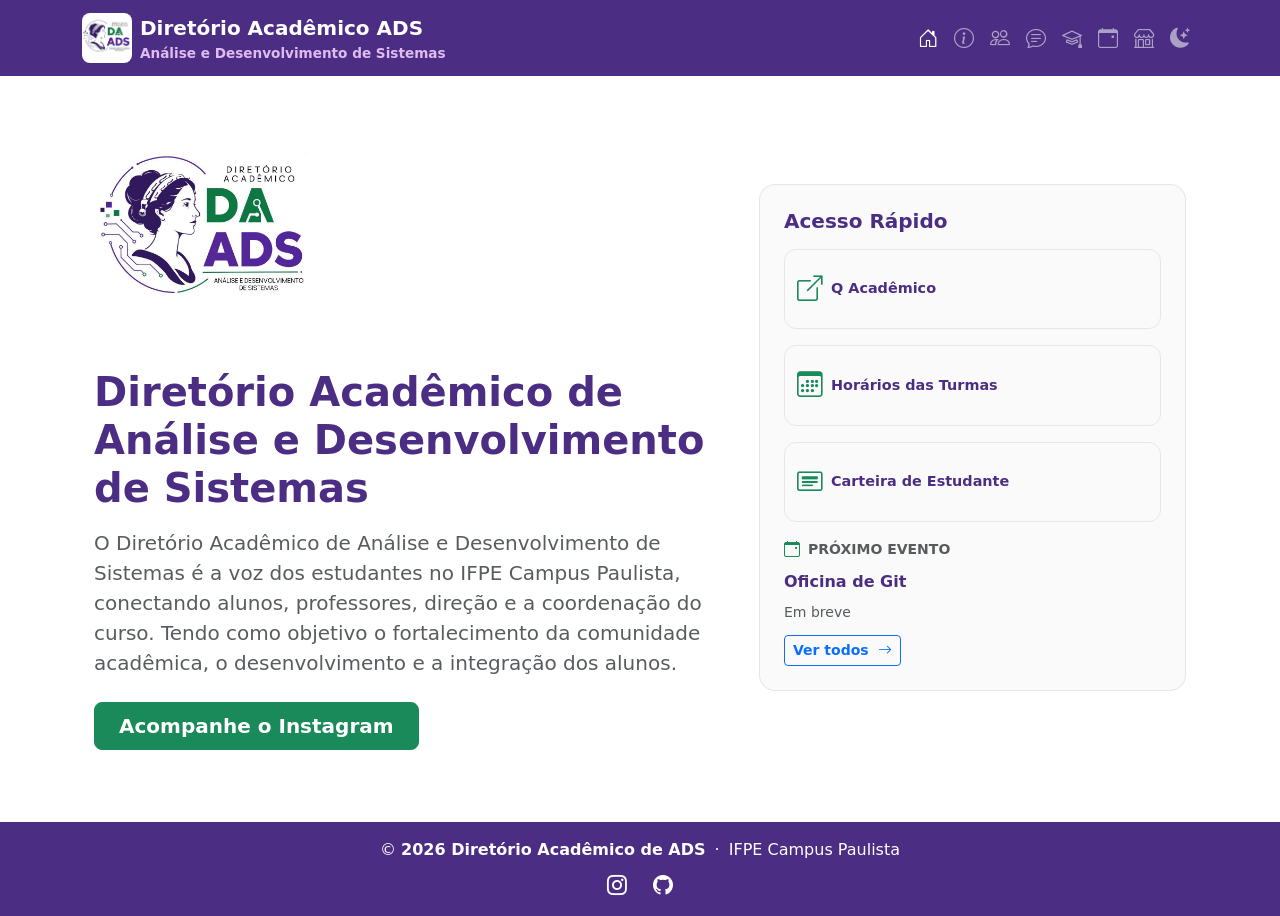
<file: index.html>
<!DOCTYPE html>
<html lang="pt-BR">
<head>
  <!-- Google tag (gtag.js) - só carrega em produção, não em localhost/Live Server -->
  <script>
    (function() {
      if (location.hostname !== 'diretorio-academico-ads-ifpe-paulista.github.io') return;
      var gtagScript = document.createElement('script');
      gtagScript.async = true;
      gtagScript.src = 'https://www.googletagmanager.com/gtag/js?id=G-16BV52X1C1';
      document.head.appendChild(gtagScript);
      window.dataLayer = window.dataLayer || [];
      function gtag(){dataLayer.push(arguments);}
      window.gtag = gtag;
      gtag('js', new Date());
      gtag('config', 'G-16BV52X1C1');
    })();
  </script>
  <meta charset="UTF-8">
  <meta name="viewport" content="width=device-width, initial-scale=1.0">
  <title>Diretório Acadêmico de ADS - IFPE</title>

  <meta property="og:title" content="Diretório Acadêmico de ADS - IFPE Paulista">
  <meta property="og:description" content="A voz dos estudantes de Análise e Desenvolvimento de Sistemas no IFPE Campus Paulista.">
  <meta property="og:image" content="https://diretorio-academico-ads-ifpe-paulista.github.io/assets/img/logo.png">
  <meta property="og:url" content="https://diretorio-academico-ads-ifpe-paulista.github.io/index.html">
  <meta property="og:type" content="website">
  <meta name="twitter:card" content="summary_large_image">

  <link rel="stylesheet" href="https://cdn.jsdelivr.net/npm/bootstrap@5.3.3/dist/css/bootstrap.min.css">
  <link rel="stylesheet" href="https://cdn.jsdelivr.net/npm/bootstrap-icons@1.11.3/font/bootstrap-icons.min.css">
  <link rel="stylesheet" href="css/style.css">
</head>
<body class="d-flex flex-column min-vh-100">

  <div data-include="includes/nav.html"></div>

  <main class="container mt-4 mb-5 flex-grow-1">
    <div class="row justify-content-center align-items-center py-4">
      <div class="col-12 col-lg-7 px-4 text-center text-lg-start">

        <img src="assets/img/logo.png" alt="Logo do Diretório Acadêmico de ADS" class="logo-hero mb-4">

        <h1 class="display-6 fw-semibold text-primary mb-3">
          Diretório Acadêmico de Análise e Desenvolvimento de Sistemas
        </h1>

        <p class="lead text-muted mb-4">
          O Diretório Acadêmico de Análise e Desenvolvimento de Sistemas é a voz dos estudantes no IFPE Campus Paulista,
           conectando alunos, professores, direção e a coordenação do curso.
            Tendo como objetivo o fortalecimento da comunidade acadêmica, o desenvolvimento e a integração dos alunos.
        </p>
        <div>
          <a href="https://www.instagram.com/da.ads_paulista/" target="_blank" rel="noopener noreferrer" class="btn btn-secondary btn-lg px-4 fw-semibold">
            Acompanhe o Instagram
          </a>
        </div>

      </div>

      <div class="col-12 col-lg-5 px-4 mt-5 mt-lg-0">
        <div class="painel-lateral">
          <h2 class="fw-semibold text-primary fs-5 mb-3">Acesso Rápido</h2>

          <a href="https://qacademico.ifpe.edu.br/" target="_blank" rel="noopener noreferrer" class="card-atalho w-100 flex-row justify-content-start mb-3">
            <i class="bi bi-box-arrow-up-right"></i>
            <span>Q Acadêmico</span>
          </a>

          <a href="sobre.html#horarios" class="card-atalho w-100 flex-row justify-content-start mb-3">
            <i class="bi bi-calendar3"></i>
            <span>Horários das Turmas</span>
          </a>

          <!-- TODO: substituir "#" pelo link real do formulário de carteira de estudante -->
          <a href="#" id="botao-carteira-atalho" class="card-atalho w-100 flex-row justify-content-start mb-3">
            <i class="bi bi-card-heading"></i>
            <span>Carteira de Estudante</span>
          </a>

          <div class="teaser-evento d-flex flex-column gap-2 text-start">
            <div class="d-flex align-items-center gap-2">
              <i class="bi bi-calendar-event text-secondary"></i>
              <span class="text-uppercase small fw-semibold text-muted">Próximo evento</span>
            </div>
            <div class="fw-bold text-primary" id="teaserEventoTitulo">Carregando...</div>
            <div class="small text-muted" id="teaserEventoData"></div>
            <a href="eventos.html" class="btn btn-outline-primary btn-sm fw-semibold align-self-start mt-1">
              Ver todos <i class="bi bi-arrow-right ms-1"></i>
            </a>
          </div>
        </div>
      </div>
    </div>
  </main>

  <div data-include="includes/footer.html"></div>

  <div id="modal-ingresso">
    <div id="modal-ingresso-conteudo">
      <span id="modal-ingresso-fechar">x</span>

      <div id="secao-ingresso" class="modal-secao">
        <h2>Inscrições abertas!!</h2>
        <p>As inscrições para o ingresso ao Diretório Acadêmico do curso estão abertas!</p>
        <a href="ingresso.html" id="botao-modal-etapas" class="btn btn-primary mb-2 fw-semibold">
          Verifique as etapas do ingresso ao DA
        </a>
        <a href="https://docs.google.com/forms/d/e/1FAIpQLSfVkXyIAeXrjl2o2H2f1ONXKqOIMecTX_8w1fWQfl6jFqpQGQ/viewform?usp=publish-editor" target="_blank" id="botao-modal-forms" class="btn btn-primary fw-semibold">
          Inscreva-se no processo de ingresso do DA
        </a>
      </div>

      <hr id="modal-divisor">

      <div id="secao-carteira" class="modal-secao">
        <h2>Carteira de Estudante</h2>
        <p>O formulário de solicitação de carteira de estudante está disponível para todos os alunos do curso.</p>
        <a href="https://forms.gle/EVgtLdAgyDGrPdmYA" id="botao-modal-carteira" class="btn btn-primary fw-semibold">
          Solicite sua carteira de estudante
        </a>
      </div>
    </div>
  </div>

  <script src="https://cdn.jsdelivr.net/npm/bootstrap@5.3.3/dist/js/bootstrap.bundle.min.js"></script>
  <script src="js/main.js"></script>
</body>
</html>
</file>
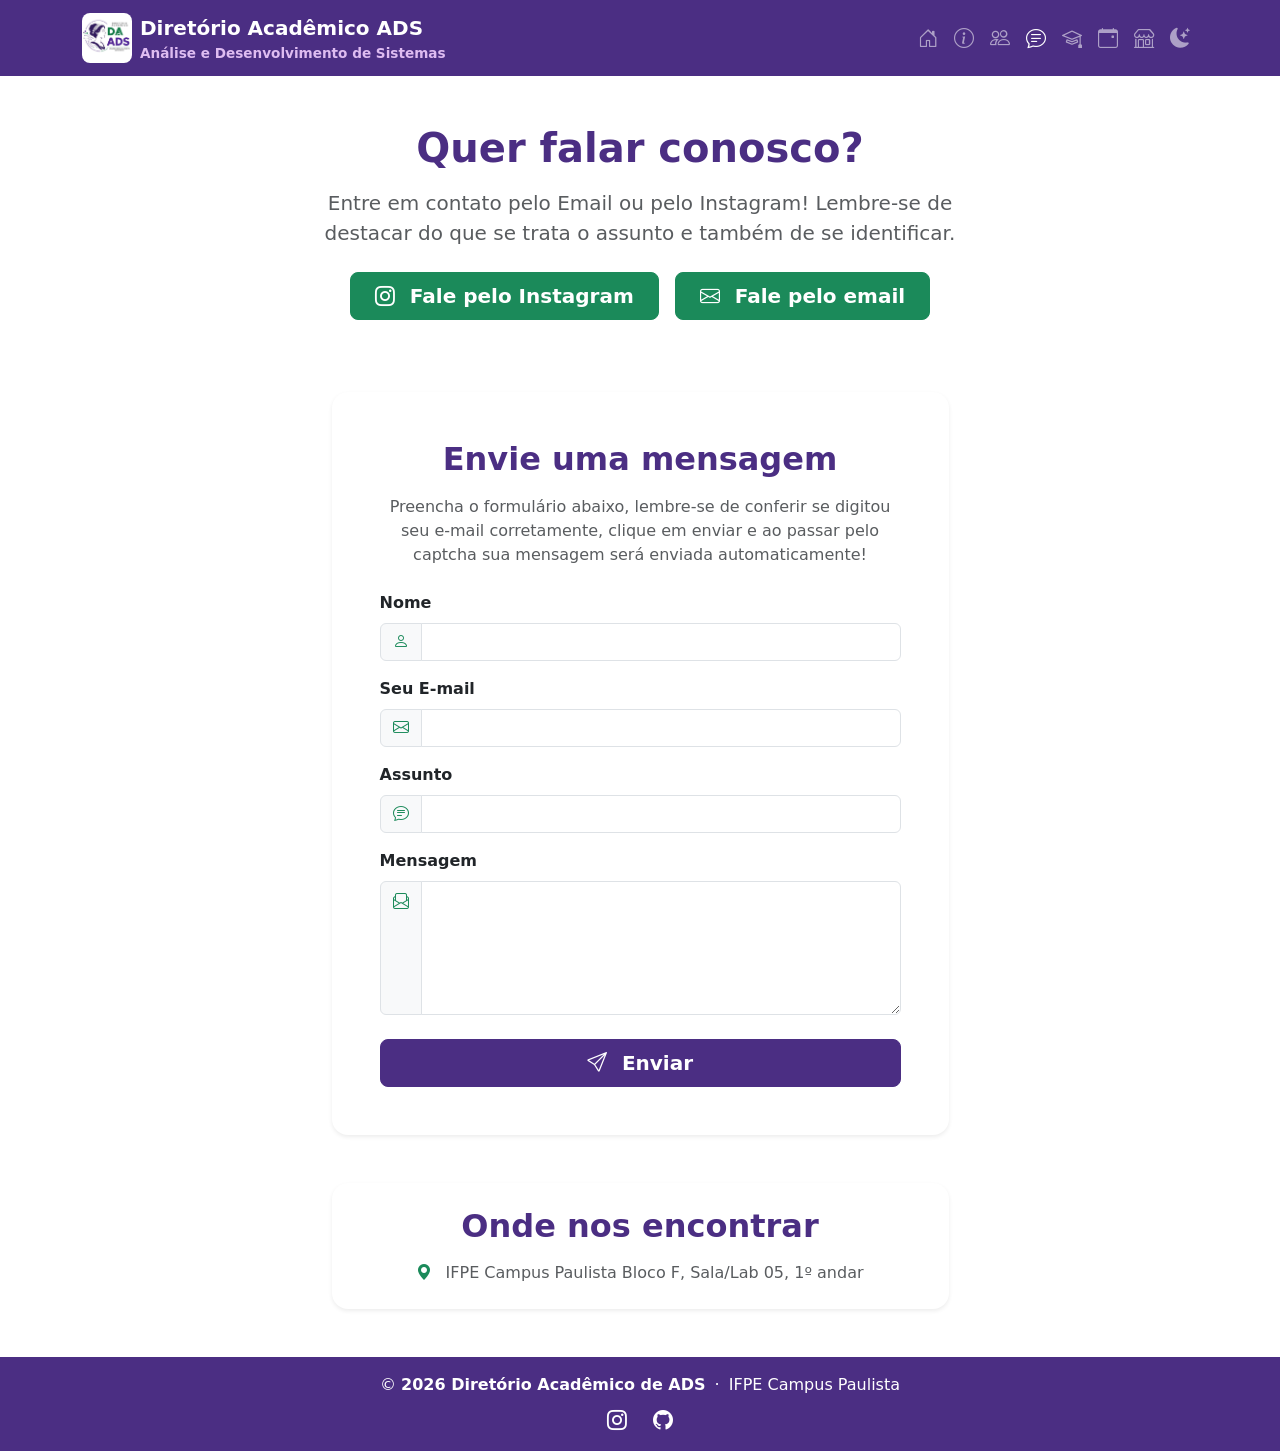
<file: contato.html>
<!DOCTYPE html>
<html lang="pt-BR">
<head>
  <!-- Google tag (gtag.js) - só carrega em produção, não em localhost/Live Server -->
  <script>
    (function() {
      if (location.hostname !== 'diretorio-academico-ads-ifpe-paulista.github.io') return;
      var gtagScript = document.createElement('script');
      gtagScript.async = true;
      gtagScript.src = 'https://www.googletagmanager.com/gtag/js?id=G-16BV52X1C1';
      document.head.appendChild(gtagScript);
      window.dataLayer = window.dataLayer || [];
      function gtag(){dataLayer.push(arguments);}
      window.gtag = gtag;
      gtag('js', new Date());
      gtag('config', 'G-16BV52X1C1');
    })();
  </script>
  <meta charset="UTF-8">
  <meta name="viewport" content="width=device-width, initial-scale=1.0">
  <title>Contato DA</title>

  <meta property="og:title" content="Contato - DA-ADS IFPE Paulista">
  <meta property="og:description" content="Fale com o Diretório Acadêmico de ADS pelo Instagram, e-mail ou formulário.">
  <meta property="og:image" content="https://diretorio-academico-ads-ifpe-paulista.github.io/assets/img/logo.png">
  <meta property="og:url" content="https://diretorio-academico-ads-ifpe-paulista.github.io/contato.html">
  <meta property="og:type" content="website">
  <meta name="twitter:card" content="summary_large_image">

  <link rel="stylesheet" href="https://cdn.jsdelivr.net/npm/bootstrap@5.3.3/dist/css/bootstrap.min.css">
  <link rel="stylesheet" href="https://cdn.jsdelivr.net/npm/bootstrap-icons@1.11.3/font/bootstrap-icons.min.css">
  <link rel="stylesheet" href="css/style.css">
</head>
<body class="d-flex flex-column min-vh-100">

  <div data-include="includes/nav.html"></div>

  <main class="container text-center mt-4 mb-5 flex-grow-1">
    <div class="row justify-content-center text-center align-items-center">
      <div class="col-12 col-md-10 col-lg-8 px-4 py-4">

        <h1 class="display-6 fw-semibold text-primary mb-3">
          Quer falar conosco?
        </h1>

        <p class="lead text-muted mb-4">
          Entre em contato pelo Email ou pelo Instagram! Lembre-se de destacar do que se trata o assunto 
          e também de se identificar.
        </p>
        <div class="d-flex flex-column flex-sm-row justify-content-center gap-3 mt-2">
          <a href="https://www.instagram.com/da.ads_paulista/" target="_blank" rel="noopener noreferrer" class="btn btn-secondary btn-lg px-4 fw-semibold">
            <i class="bi bi-instagram me-2"></i> Fale pelo Instagram
          </a>
          <a href="mailto:da.ads.ifpepaulista@gmail.com" class="btn btn-secondary btn-lg px-4 fw-semibold">
            <i class="bi bi-envelope me-2"></i> Fale pelo email
          </a>
        </div>

      </div>
    </div>

    <div class="row justify-content-center mt-5">
      <div class="col-12 col-md-10 col-lg-7 px-4">
        <div class="card shadow-sm border-0 card-contato p-4 p-md-5">
          <h2 class="fw-semibold text-primary mb-3 text-center">Envie uma mensagem</h2>
          <p class="text-muted mb-4 text-center">
            Preencha o formulário abaixo, lembre-se de conferir se digitou seu e-mail corretamente, clique em enviar e ao passar pelo
            captcha sua mensagem será enviada automaticamente!
          </p>

          <form action="https://formsubmit.co/da.ads.ifpepaulista@gmail.com" method="POST" id="formContato" class="text-start">

            <div class="mb-3">
              <label for="campoNome" class="form-label fw-semibold">Nome</label>
              <div class="input-group">
                <span class="input-group-text "><i class="bi bi-person text-secondary"></i></span>
                <input type="text" name="Nome" class="form-control" id="campoNome" required>
              </div>
            </div>

            <div class="mb-3">
              <label for="campoEmailContato" class="form-label fw-semibold">Seu E-mail</label>
              <div class="input-group">
                <span class="input-group-text "><i class="bi bi-envelope text-secondary"></i></span>
                <input type="email" name="email" class="form-control" id="campoEmailContato" required>
              </div>
            </div>

            <div class="mb-3">
              <label for="campoAssunto" class="form-label fw-semibold">Assunto</label>
              <div class="input-group">
                <span class="input-group-text "><i class="bi bi-chat-text text-secondary"></i></span>
                <input type="text" name="_subject" class="form-control" id="campoAssunto" required>
              </div>
            </div>

            <div class="mb-4">
              <label for="campoMensagem" class="form-label fw-semibold">Mensagem</label>
              <div class="input-group">
                <span class="input-group-text  align-items-start pt-2"><i class="bi bi-envelope-paper text-secondary"></i></span>
                <textarea name="Mensagem" class="form-control" id="campoMensagem" rows="5" required></textarea>
              </div>
            </div>
            
            <button type="submit" class="btn btn-primary btn-lg w-100 fw-semibold">
              <i class="bi bi-send me-2"></i> Enviar
            </button>
          </form>
        </div>
      </div>
    </div>

    <div class="row justify-content-center mt-5">
      <div class="col-12 col-md-10 col-lg-7 px-4">
        <div class="card shadow-sm border-0 card-contato p-4 text-center">
          <h2 class="fw-semibold text-primary mb-3">Onde nos encontrar</h2>
          <p class="text-muted mb-0">
            <i class="bi bi-geo-alt-fill text-secondary me-2"></i>
            IFPE Campus Paulista Bloco F, Sala/Lab 05, 1º andar
          </p>
        </div>
      </div>
    </div>
  </main>

  <div data-include="includes/footer.html"></div>

  <script src="https://cdn.jsdelivr.net/npm/bootstrap@5.3.3/dist/js/bootstrap.bundle.min.js"></script>
  <script src="js/main.js"></script>
</body>
</html>
</file>
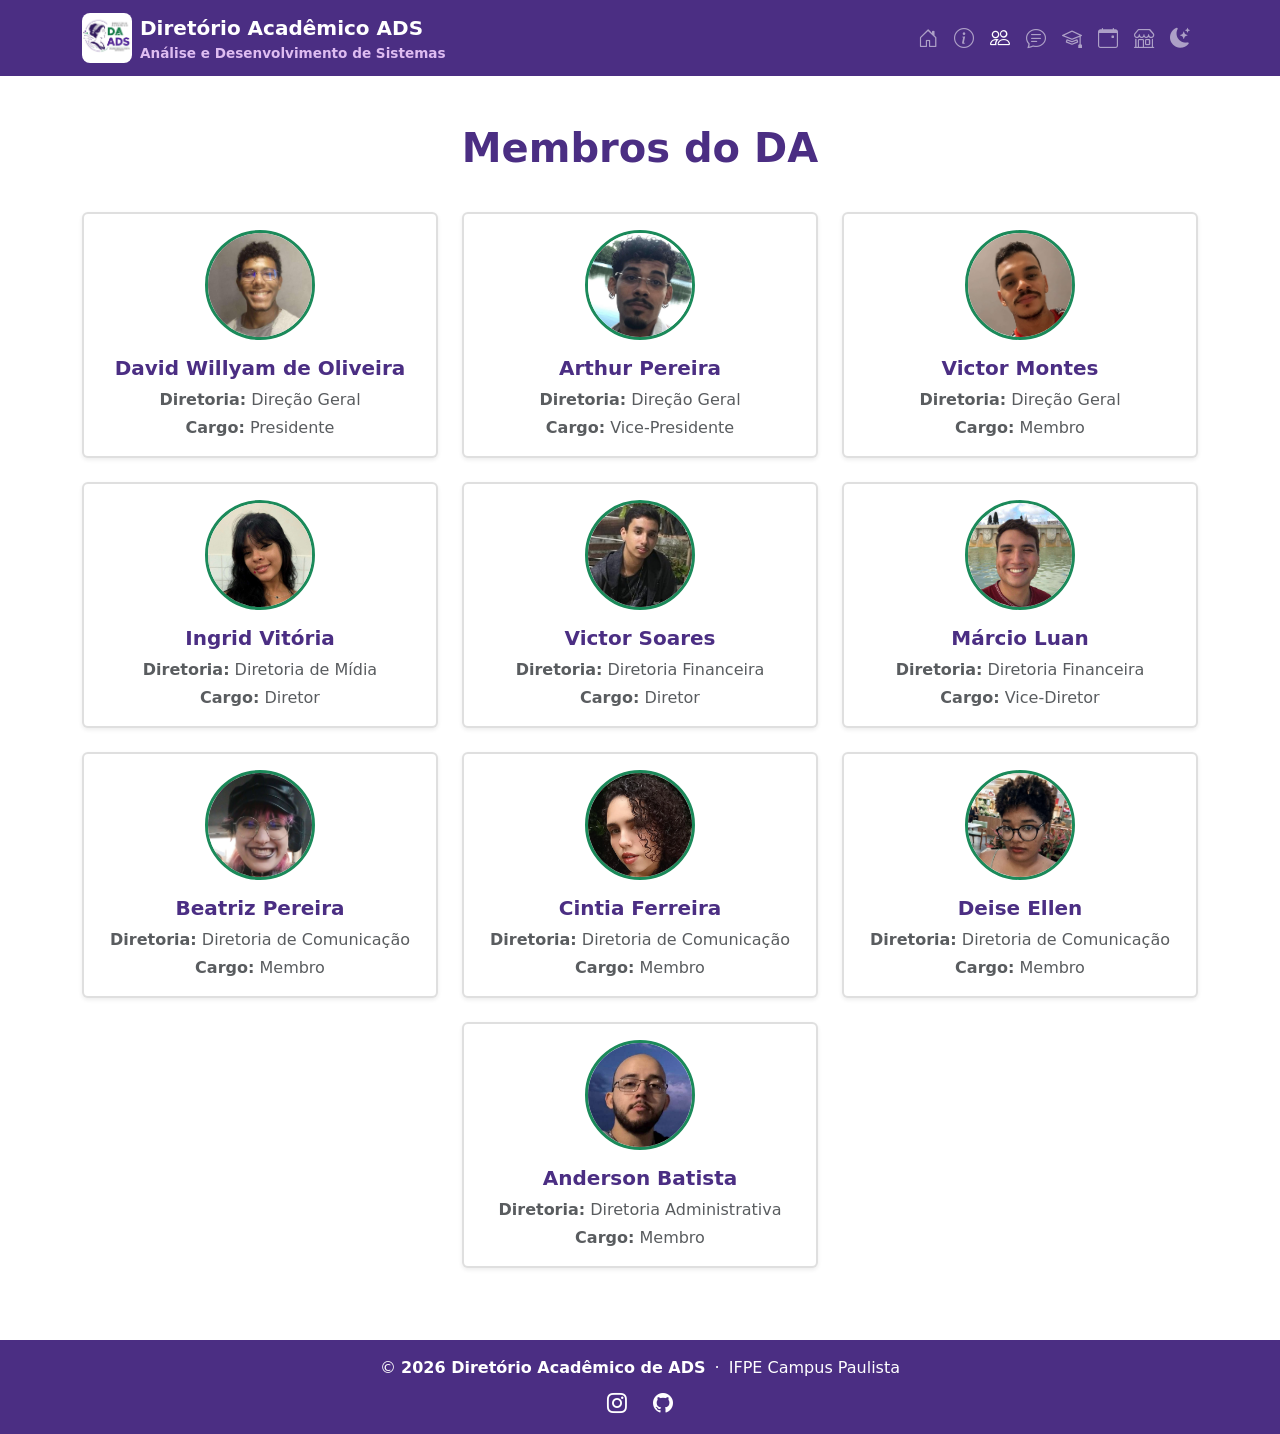
<file: diretoria.html>
<!DOCTYPE html>
<html lang="pt-BR">
<head>
  <!-- Google tag (gtag.js) - só carrega em produção, não em localhost/Live Server -->
  <script>
    (function() {
      if (location.hostname !== 'diretorio-academico-ads-ifpe-paulista.github.io') return;
      var gtagScript = document.createElement('script');
      gtagScript.async = true;
      gtagScript.src = 'https://www.googletagmanager.com/gtag/js?id=G-16BV52X1C1';
      document.head.appendChild(gtagScript);
      window.dataLayer = window.dataLayer || [];
      function gtag(){dataLayer.push(arguments);}
      window.gtag = gtag;
      gtag('js', new Date());
      gtag('config', 'G-16BV52X1C1');
    })();
  </script>
  <meta charset="UTF-8">
  <meta name="viewport" content="width=device-width, initial-scale=1.0">
  <title>Membros DA</title>

  <meta property="og:title" content="Membros do DA-ADS - IFPE Paulista">
  <meta property="og:description" content="Conheça a diretoria e os membros do Diretório Acadêmico de ADS.">
  <meta property="og:image" content="https://diretorio-academico-ads-ifpe-paulista.github.io/assets/img/logo.png">
  <meta property="og:url" content="https://diretorio-academico-ads-ifpe-paulista.github.io/diretoria.html">
  <meta property="og:type" content="website">
  <meta name="twitter:card" content="summary_large_image">

  <link rel="stylesheet" href="https://cdn.jsdelivr.net/npm/bootstrap@5.3.3/dist/css/bootstrap.min.css">
  <link rel="stylesheet" href="https://cdn.jsdelivr.net/npm/bootstrap-icons@1.11.3/font/bootstrap-icons.min.css">
  <link rel="stylesheet" href="css/style.css">
</head>
<body class="d-flex flex-column min-vh-100">

  <div data-include="includes/nav.html"></div>

  <main class="container text-center mt-4 mb-5 flex-grow-1">
    <div class="row justify-content-center text-center">
      <div class="col-12 px-4 py-4">
        <h1 class="display-6 fw-semibold text-primary mb-3">
          Membros do DA
        </h1>
      </div>
    </div>

    <div class="row justify-content-center text-center align-items-center" id="cardsEquipe">

    </div>
  </main>

  <div data-include="includes/footer.html"></div>

  <script src="https://cdn.jsdelivr.net/npm/bootstrap@5.3.3/dist/js/bootstrap.bundle.min.js"></script>
  <script src="js/main.js"></script>
</body>
</html>
</file>
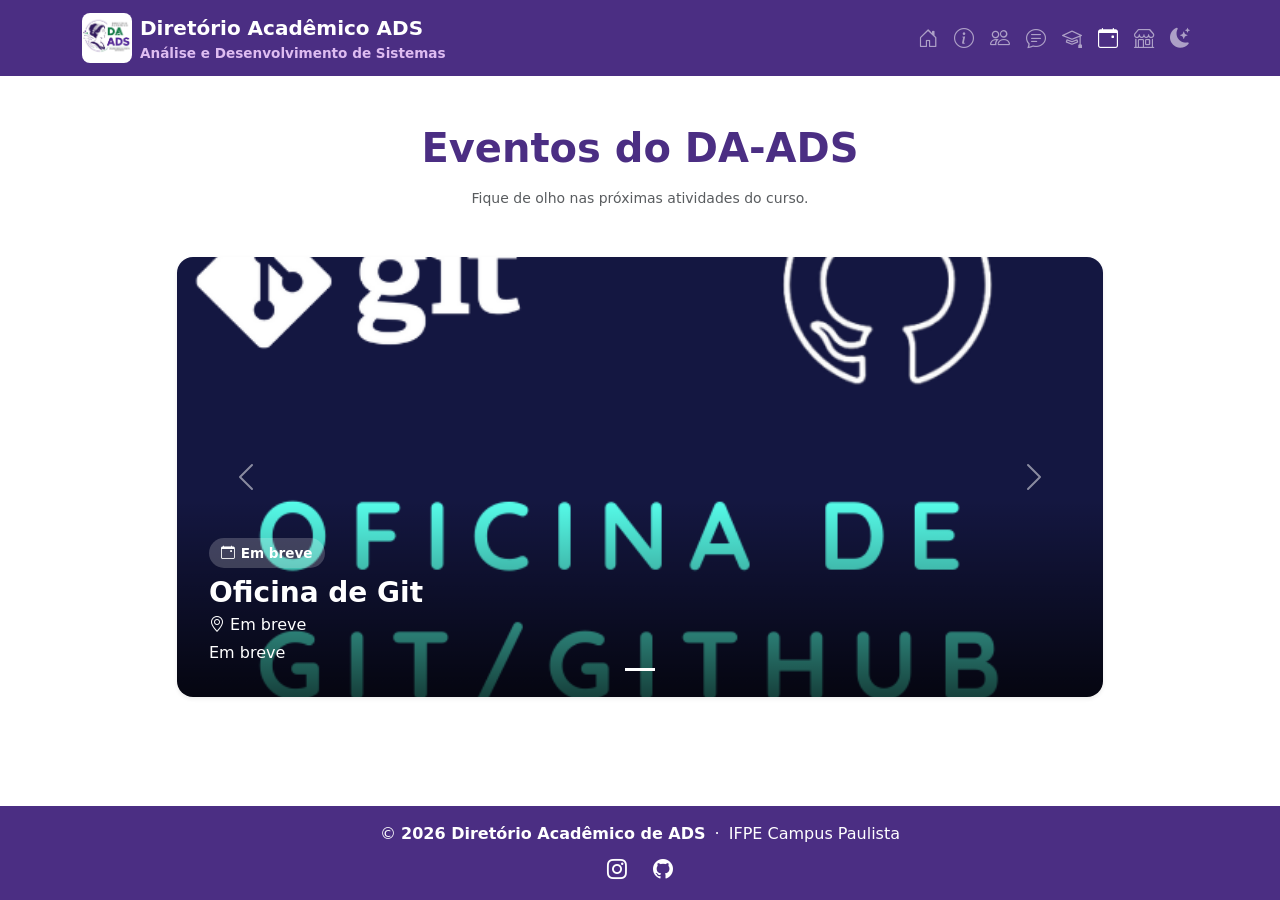
<file: eventos.html>
<!DOCTYPE html>
<html lang="pt-BR">
<head>
  <!-- Google tag (gtag.js) - só carrega em produção, não em localhost/Live Server -->
  <script>
    (function() {
      if (location.hostname !== 'diretorio-academico-ads-ifpe-paulista.github.io') return;
      var gtagScript = document.createElement('script');
      gtagScript.async = true;
      gtagScript.src = 'https://www.googletagmanager.com/gtag/js?id=G-16BV52X1C1';
      document.head.appendChild(gtagScript);
      window.dataLayer = window.dataLayer || [];
      function gtag(){dataLayer.push(arguments);}
      window.gtag = gtag;
      gtag('js', new Date());
      gtag('config', 'G-16BV52X1C1');
    })();
  </script>
  <meta charset="UTF-8">
  <meta name="viewport" content="width=device-width, initial-scale=1.0">
  <title>Eventos DA-ADS</title>

  <meta property="og:title" content="Eventos do DA-ADS - IFPE Paulista">
  <meta property="og:description" content="Fique de olho nas próximas atividades do curso de ADS.">
  <meta property="og:image" content="https://diretorio-academico-ads-ifpe-paulista.github.io/assets/img/logo.png">
  <meta property="og:url" content="https://diretorio-academico-ads-ifpe-paulista.github.io/eventos.html">
  <meta property="og:type" content="website">
  <meta name="twitter:card" content="summary_large_image">

  <link rel="stylesheet" href="https://cdn.jsdelivr.net/npm/bootstrap@5.3.3/dist/css/bootstrap.min.css">
  <link rel="stylesheet" href="https://cdn.jsdelivr.net/npm/bootstrap-icons@1.11.3/font/bootstrap-icons.min.css">
  <link rel="stylesheet" href="css/style.css">
</head>
<body class="d-flex flex-column min-vh-100">

  <div data-include="includes/nav.html"></div>

  <main class="container text-center mt-4 mb-5 flex-grow-1">
    <div class="row justify-content-center text-center">
      <div class="col-12 px-4 py-4">
        <h1 class="display-6 fw-semibold text-primary mb-3">
          Eventos do DA-ADS
        </h1>
        <p class="text-muted small mb-0">
          Fique de olho nas próximas atividades do curso.
        </p>
      </div>
    </div>

    <div class="row justify-content-center mt-4">
      <div class="col-12 col-lg-10">
        <div id="carouselEventos" class="carousel slide shadow-sm rounded-4 overflow-hidden" data-bs-ride="carousel">
          <div class="carousel-indicators" id="indicadoresEventos"></div>
          <div class="carousel-inner" id="carouselInnerEventos"></div>
          <button class="carousel-control-prev" type="button" data-bs-target="#carouselEventos" data-bs-slide="prev">
            <span class="carousel-control-prev-icon" aria-hidden="true"></span>
            <span class="visually-hidden">Anterior</span>
          </button>
          <button class="carousel-control-next" type="button" data-bs-target="#carouselEventos" data-bs-slide="next">
            <span class="carousel-control-next-icon" aria-hidden="true"></span>
            <span class="visually-hidden">Próximo</span>
          </button>
        </div>
      </div>
    </div>
  </main>

  <div data-include="includes/footer.html"></div>

  <script src="https://cdn.jsdelivr.net/npm/bootstrap@5.3.3/dist/js/bootstrap.bundle.min.js"></script>
  <script src="js/main.js"></script>
</body>
</html>
</file>
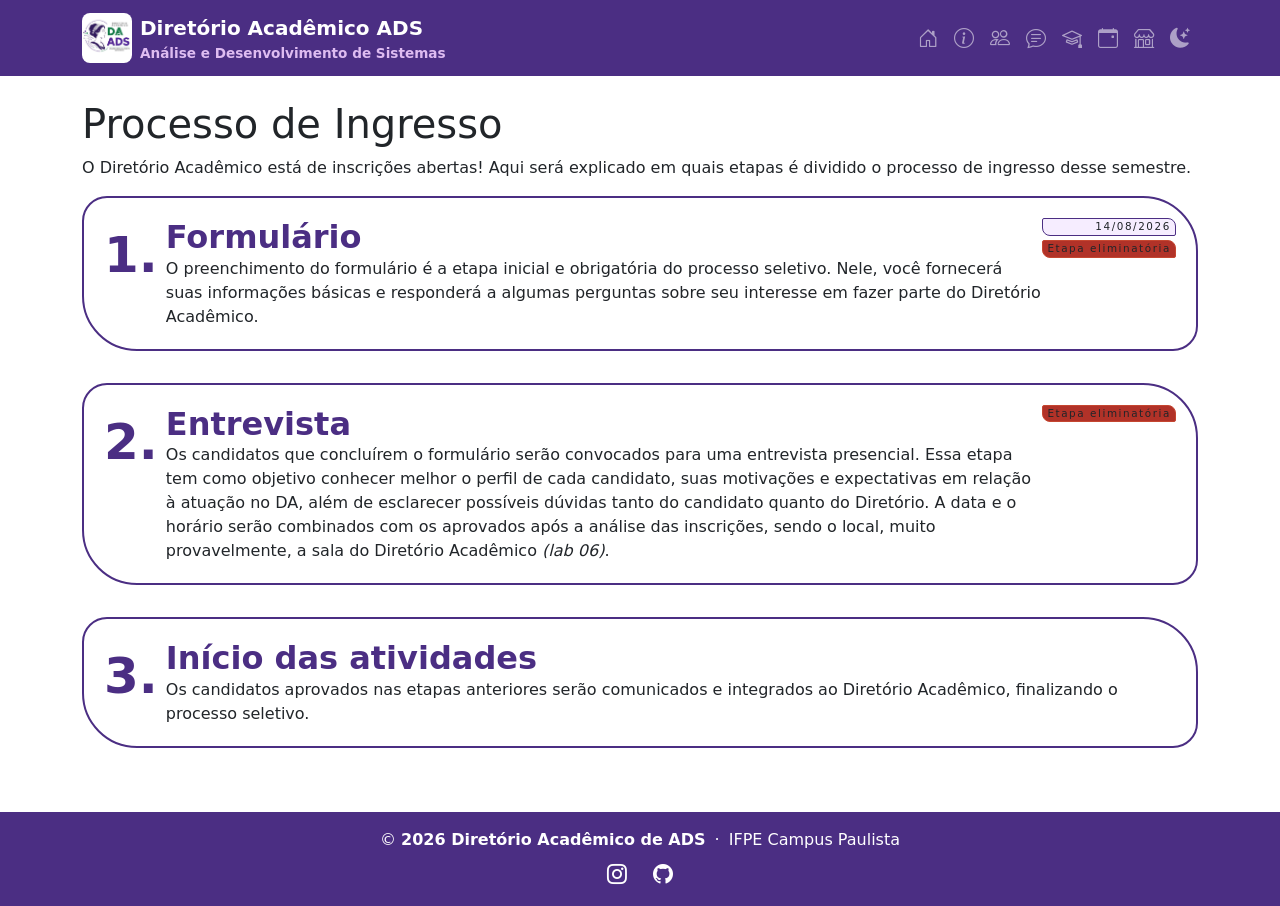
<file: ingresso.html>
<!DOCTYPE html>
<html lang="pt-BR">
<head>
  <meta charset="UTF-8">
  <meta name="viewport" content="width=device-width, initial-scale=1.0">
  <title>Diretório Acadêmico de ADS - IFPE</title>

  <link rel="stylesheet" href="https://cdn.jsdelivr.net/npm/bootstrap@5.3.3/dist/css/bootstrap.min.css">
  <link rel="stylesheet" href="https://cdn.jsdelivr.net/npm/bootstrap-icons@1.11.3/font/bootstrap-icons.min.css">
  <link rel="stylesheet" href="css/style.css">
</head>
<body class="d-flex flex-column min-vh-100">

  <div data-include="includes/nav.html"></div>

  <main class="container mt-4 mb-5 flex-grow-1">

    <h1 class="bold" id="titulo-ingresso">Processo de Ingresso</h1>
    <p class="">O Diretório Acadêmico está de inscrições abertas! Aqui será explicado em quais etapas é dividido o processo de ingresso desse semestre.</p>

    <ol id="etapas-ingresso-lista">
        <li>
            <p class="etapa-ingresso">1.</p>
            <div class="etapa-descricao">
                <h2>Formulário</h2>
                <p>O preenchimento do formulário é a etapa inicial e obrigatória do processo seletivo. Nele, você fornecerá suas informações básicas e responderá a algumas perguntas sobre seu interesse em fazer parte do Diretório Acadêmico.</p>
            </div>
            <div class="etapa-informacoes d-flex flex-column text-end text-end gap-1">
                <span class="data-etapa">14/08/2026</span>
                <span class="tipo-etapa">Etapa eliminatória</span>
            </div>
        </li>

        <li>
            <p class="etapa-ingresso">2.</p>
            <div class="etapa-descricao">
                <h2>Entrevista</h2>
                <p>Os candidatos que concluírem o formulário serão convocados para uma entrevista presencial. Essa etapa tem como objetivo conhecer melhor o perfil de cada candidato, suas motivações e expectativas em relação à atuação no DA, além de esclarecer possíveis dúvidas tanto do candidato quanto do Diretório. A data e o horário serão combinados com os aprovados após a análise das inscrições, sendo o local, muito provavelmente, a sala do Diretório Acadêmico <i>(lab 06)</i>.</p>
            </div>
            <div class="etapa-informacoes d-flex flex-column text-end gap-1">
                <span class="tipo-etapa">Etapa eliminatória</span>
            </div>
        </li>

        <li>
            <p class="etapa-ingresso">3.</p>
            <div class="etapa-descricao">
                <h2>Início das atividades</h2>
                <p>Os candidatos aprovados nas etapas anteriores serão comunicados e integrados ao Diretório Acadêmico, finalizando o processo seletivo.</p>
            </div>
        </li>
    </ol>
  </main>

  <div data-include="includes/footer.html"></div>

  <script src="https://cdn.jsdelivr.net/npm/bootstrap@5.3.3/dist/js/bootstrap.bundle.min.js"></script>
  <script src="js/main.js"></script>
</body>
</html>
</file>
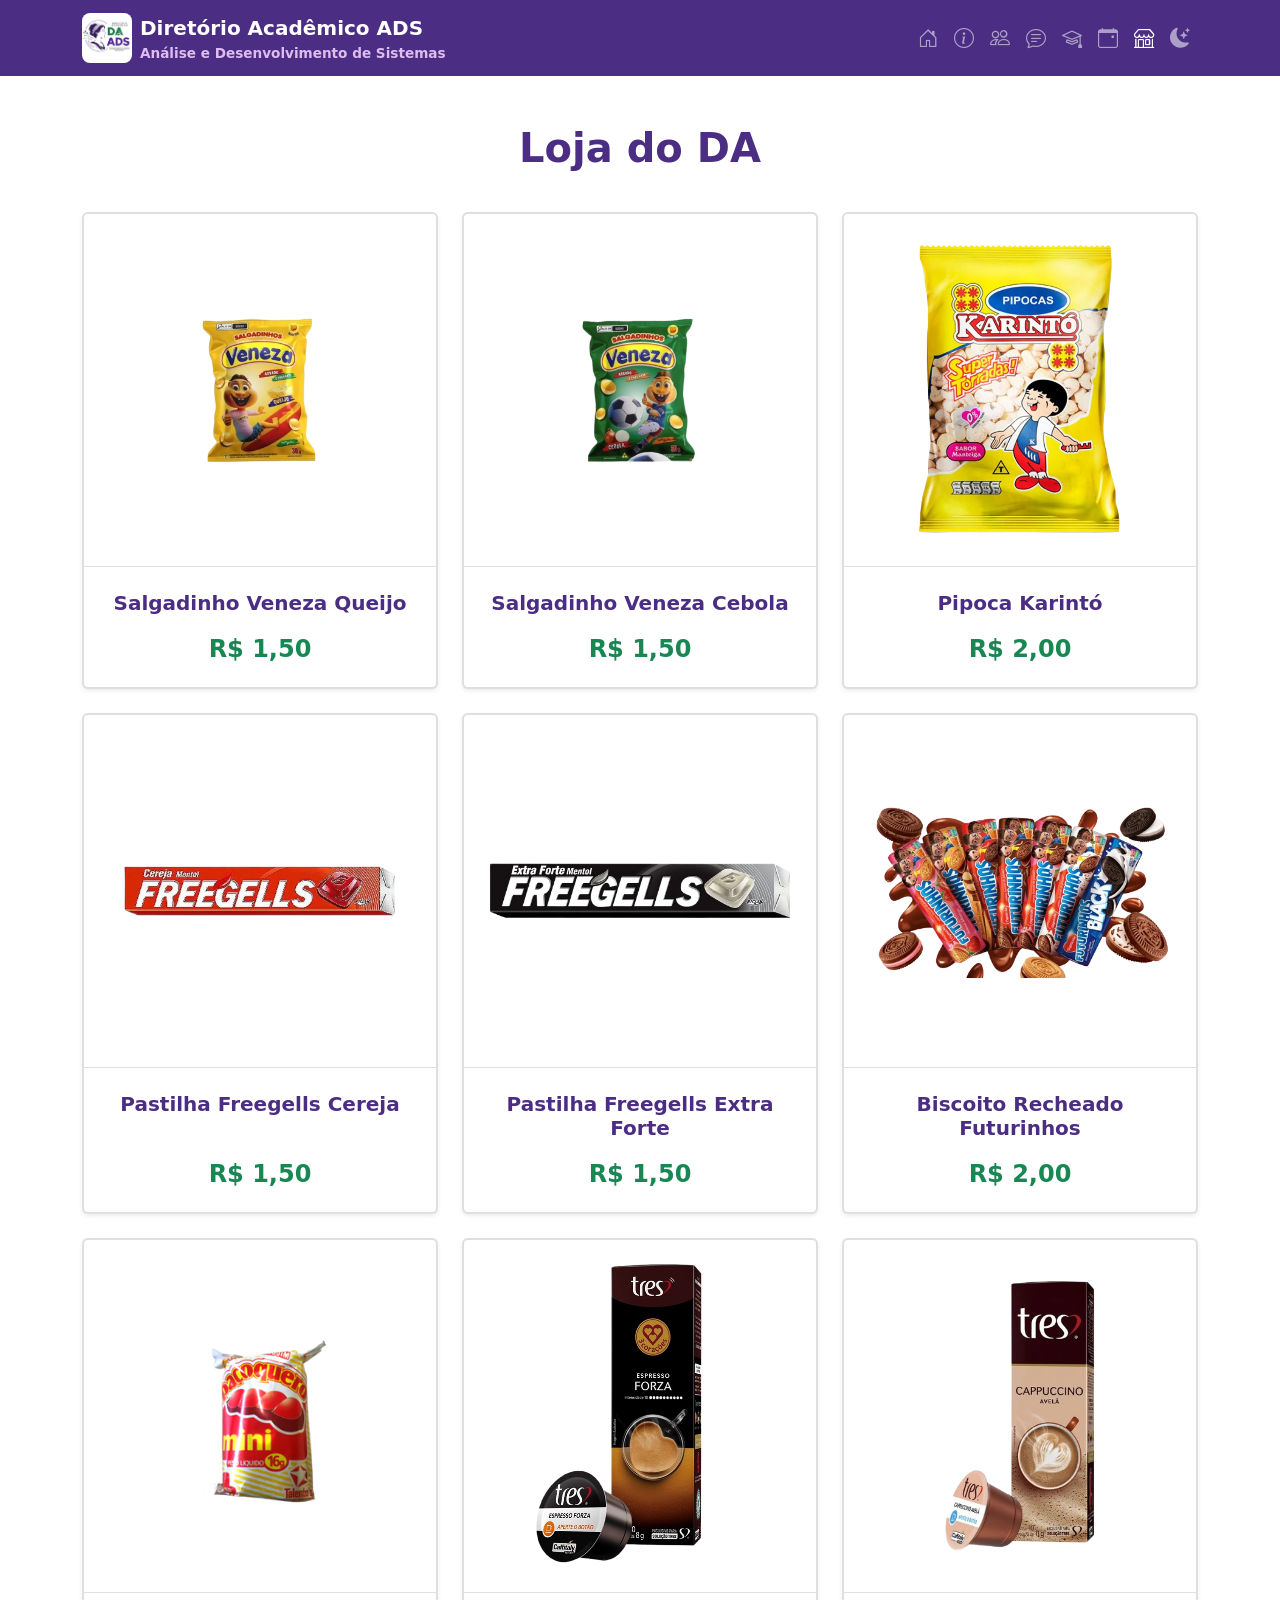
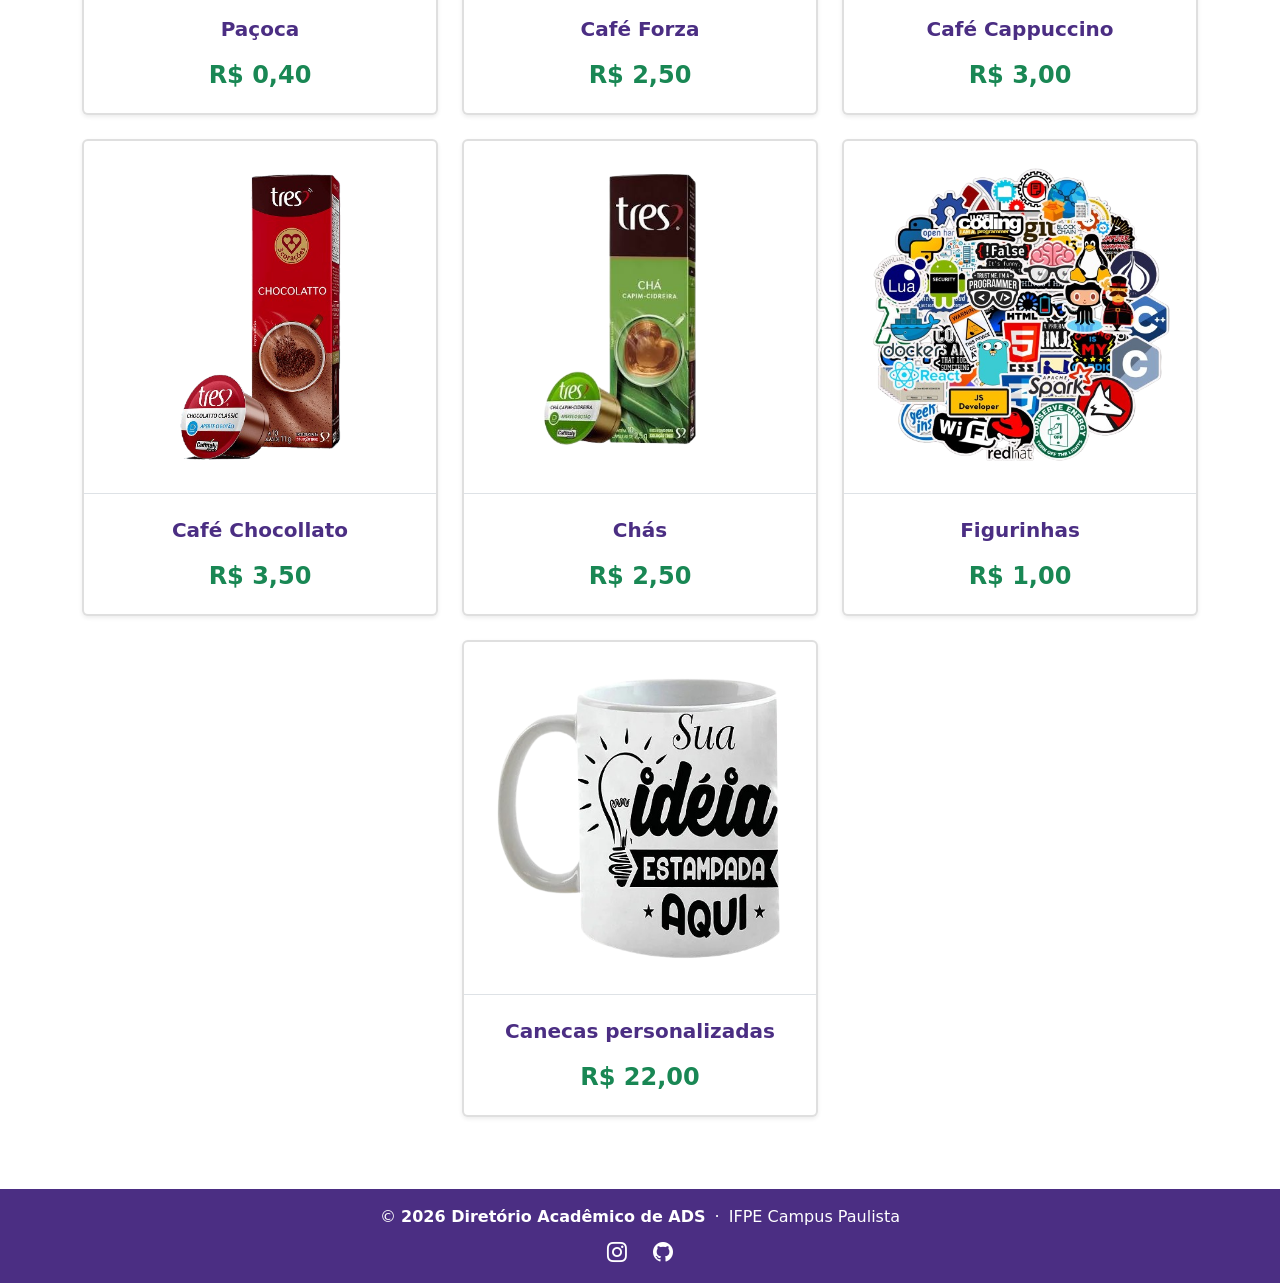
<file: loja.html>
<!DOCTYPE html>
<html lang="pt-BR">
<head>
  <!-- Google tag (gtag.js) - só carrega em produção, não em localhost/Live Server -->
  <script>
    (function() {
      if (location.hostname !== 'diretorio-academico-ads-ifpe-paulista.github.io') return;
      var gtagScript = document.createElement('script');
      gtagScript.async = true;
      gtagScript.src = 'https://www.googletagmanager.com/gtag/js?id=G-16BV52X1C1';
      document.head.appendChild(gtagScript);
      window.dataLayer = window.dataLayer || [];
      function gtag(){dataLayer.push(arguments);}
      window.gtag = gtag;
      gtag('js', new Date());
      gtag('config', 'G-16BV52X1C1');
    })();
  </script>
  <meta charset="UTF-8">
  <meta name="viewport" content="width=device-width, initial-scale=1.0">
  <title>Loja do DA</title>

  <meta property="og:title" content="Loja do DA-ADS - IFPE Paulista">
  <meta property="og:description" content="Vá á sala do DA e compre algo na nossa lojinha">
  <meta property="og:image" content="https://diretorio-academico-ads-ifpe-paulista.github.io/assets/img/logo.png">
  <meta property="og:url" content="https://diretorio-academico-ads-ifpe-paulista.github.io/diretoria.html">
  <meta property="og:type" content="website">
  <meta name="twitter:card" content="summary_large_image">

  <link rel="stylesheet" href="https://cdn.jsdelivr.net/npm/bootstrap@5.3.3/dist/css/bootstrap.min.css">
  <link rel="stylesheet" href="https://cdn.jsdelivr.net/npm/bootstrap-icons@1.11.3/font/bootstrap-icons.min.css">
  <link rel="stylesheet" href="css/style.css">
</head>
<body class="d-flex flex-column min-vh-100">

  <div data-include="includes/nav.html"></div>

  <main class="container text-center mt-4 mb-5 flex-grow-1">
    <div class="row justify-content-center text-center">
      <div class="col-12 px-4 py-4">
        <h1 class="display-6 fw-semibold text-primary mb-3">
          Loja do DA
        </h1>
      </div>
    </div>
    
    <div class="row justify-content-center text-center align-items-stretch" id="cardsLoja">
    </div>
  </main>

  <div data-include="includes/footer.html"></div>

  <script src="https://cdn.jsdelivr.net/npm/bootstrap@5.3.3/dist/js/bootstrap.bundle.min.js"></script>
  <script src="js/main.js"></script>
</body>
</html>
</file>
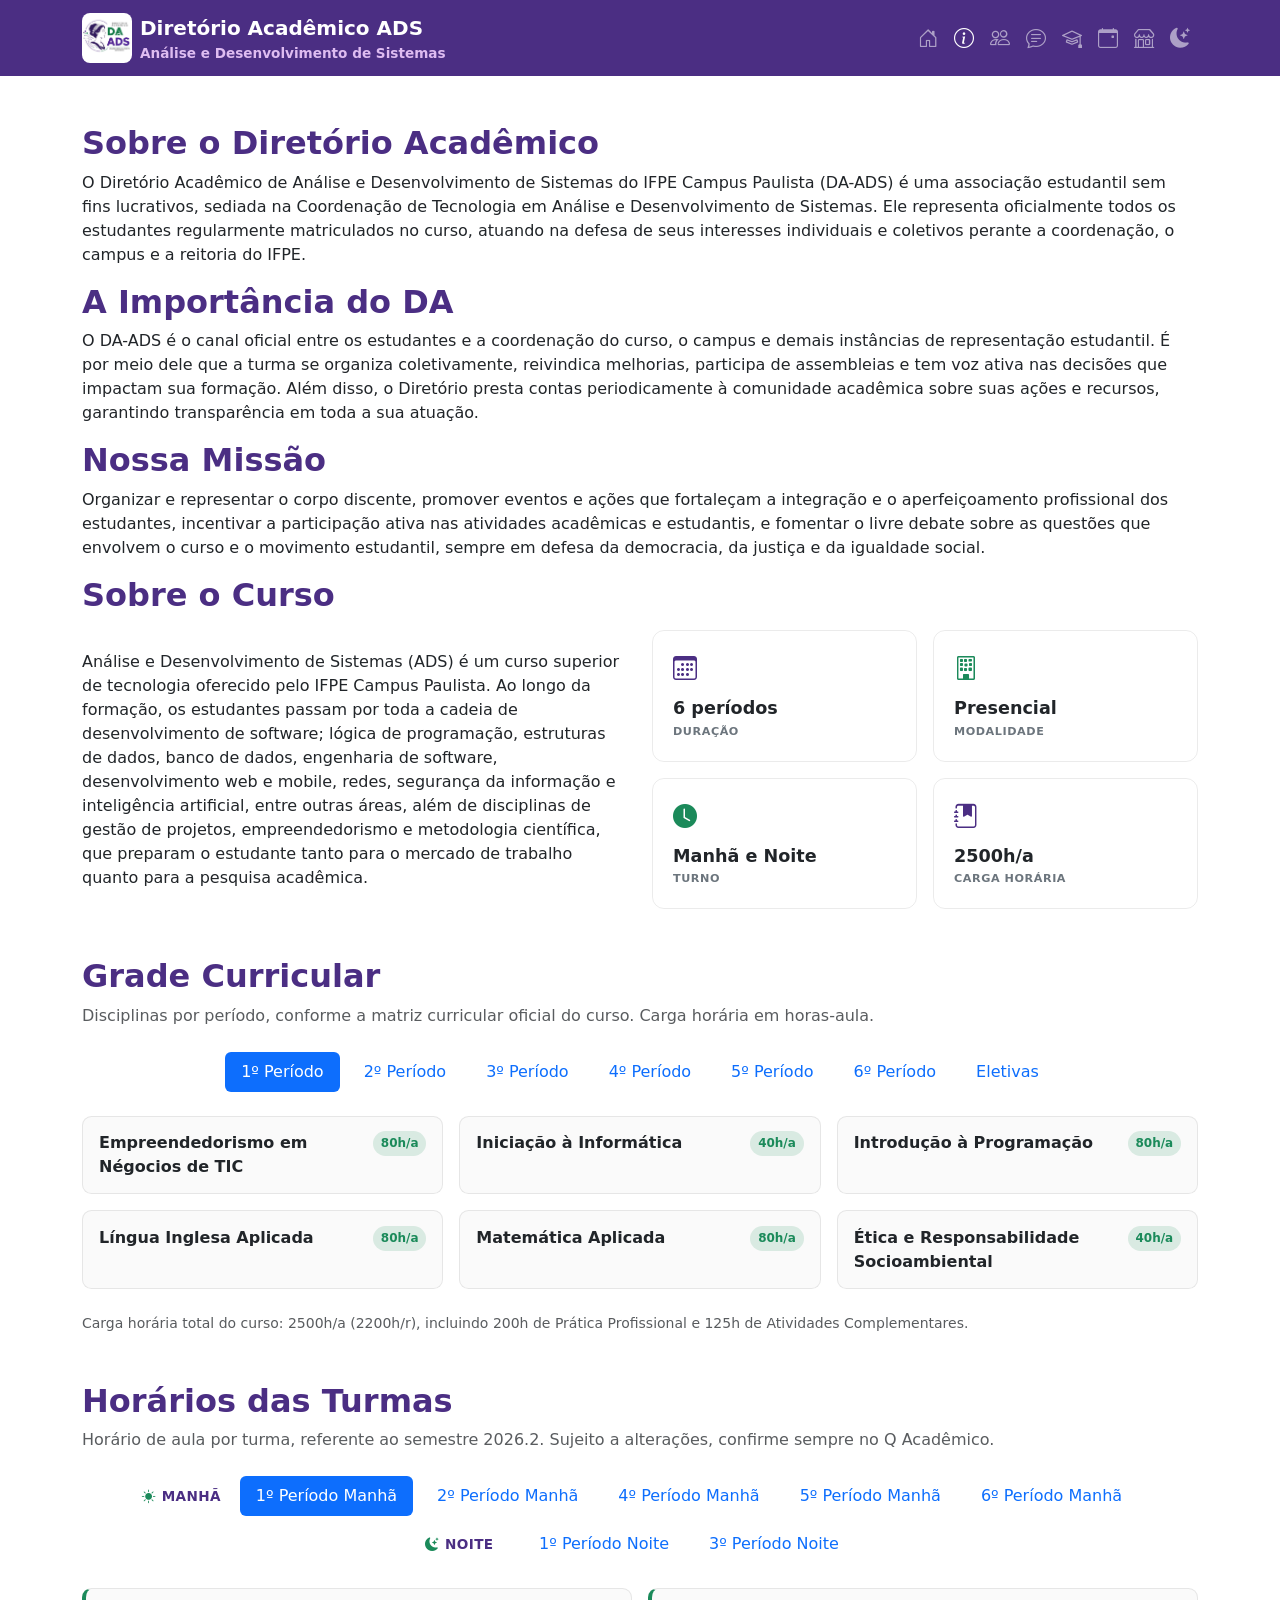
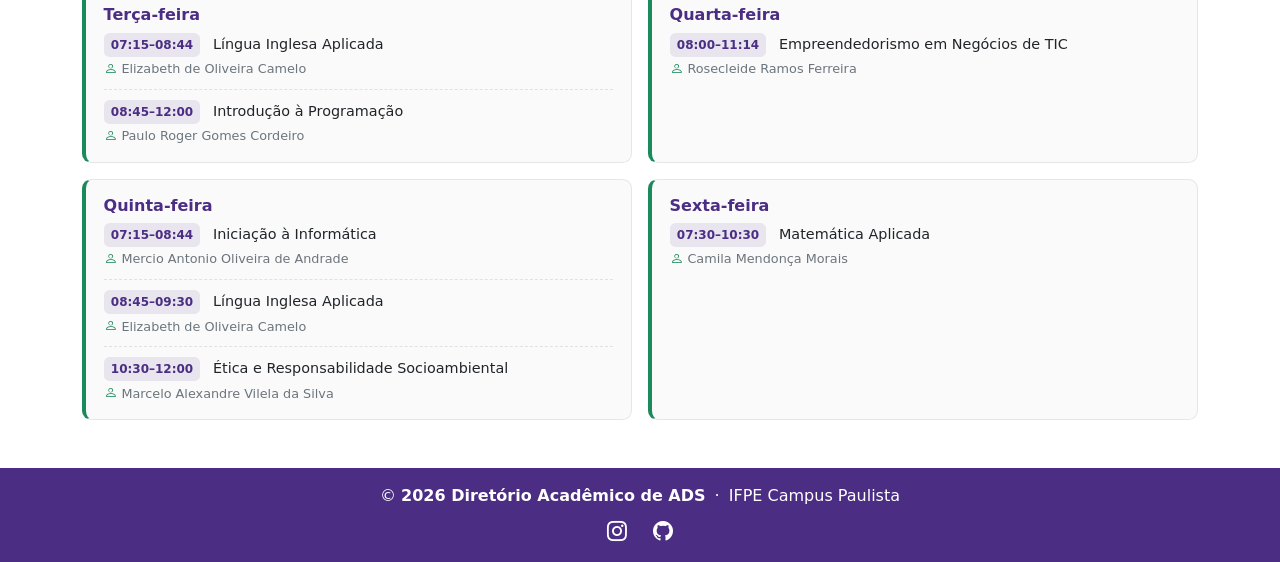
<file: sobre.html>
<!DOCTYPE html>
<html lang="pt-br">
<head>
    <!-- Google tag (gtag.js) - só carrega em produção, não em localhost/Live Server -->
    <script>
      (function() {
        if (location.hostname !== 'diretorio-academico-ads-ifpe-paulista.github.io') return;
        var gtagScript = document.createElement('script');
        gtagScript.async = true;
        gtagScript.src = 'https://www.googletagmanager.com/gtag/js?id=G-16BV52X1C1';
        document.head.appendChild(gtagScript);
        window.dataLayer = window.dataLayer || [];
        function gtag(){dataLayer.push(arguments);}
        window.gtag = gtag;
        gtag('js', new Date());
        gtag('config', 'G-16BV52X1C1');
      })();
    </script>
    <meta charset="utf-8">
    <meta name="viewport" content="width=device-width, initial-scale=1.0">
    <title>Sobre o DA</title>

    <meta property="og:title" content="Sobre o DA-ADS - IFPE Paulista">
    <meta property="og:description" content="Conheça o Diretório Acadêmico, o curso de ADS, a grade curricular e os horários das turmas.">
    <meta property="og:image" content="https://diretorio-academico-ads-ifpe-paulista.github.io/assets/img/logo.png">
    <meta property="og:url" content="https://diretorio-academico-ads-ifpe-paulista.github.io/sobre.html">
    <meta property="og:type" content="website">
    <meta name="twitter:card" content="summary_large_image">
  <link rel="stylesheet" href="https://cdn.jsdelivr.net/npm/bootstrap@5.3.3/dist/css/bootstrap.min.css">
  <link rel="stylesheet" href="https://cdn.jsdelivr.net/npm/bootstrap-icons@1.11.3/font/bootstrap-icons.min.css">
  <link rel="stylesheet" href="css/style.css">
</head>
<body class="d-flex flex-column min-vh-100">
    <div data-include="includes/nav.html"></div>

    <main class="container my-5 flex-grow-1">
        <h2 class="fw-semibold text-primary">Sobre o Diretório Acadêmico</h2>
        <p>O Diretório Acadêmico de Análise e Desenvolvimento de Sistemas do IFPE Campus Paulista (DA-ADS) é uma associação estudantil sem fins lucrativos, sediada na Coordenação de Tecnologia em Análise e Desenvolvimento de Sistemas. Ele representa oficialmente todos os estudantes regularmente matriculados no curso, atuando na defesa de seus interesses individuais e coletivos perante a coordenação, o campus e a reitoria do IFPE.</p>

        <h2 class="fw-semibold text-primary">A Importância do DA</h2>
        <p>O DA-ADS é o canal oficial entre os estudantes e a coordenação do curso, o campus e demais instâncias de representação estudantil. É por meio dele que a turma se organiza coletivamente, reivindica melhorias, participa de assembleias e tem voz ativa nas decisões que impactam sua formação. Além disso, o Diretório presta contas periodicamente à comunidade acadêmica sobre suas ações e recursos, garantindo transparência em toda a sua atuação.</p>

        <h2 class="fw-semibold text-primary">Nossa Missão</h2>
        <p>Organizar e representar o corpo discente, promover eventos e ações que fortaleçam a integração e o aperfeiçoamento profissional dos estudantes, incentivar a participação ativa nas atividades acadêmicas e estudantis, e fomentar o livre debate sobre as questões que envolvem o curso e o movimento estudantil, sempre em defesa da democracia, da justiça e da igualdade social.</p>

        <h2 class="fw-semibold text-primary mb-3">Sobre o Curso</h2>
        <div class="row align-items-center g-4">
          <div class="col-12 col-lg-6">
            <p class="mb-0">Análise e Desenvolvimento de Sistemas (ADS) é um curso superior de tecnologia oferecido pelo IFPE Campus Paulista. Ao longo da formação, os estudantes passam por toda a cadeia de desenvolvimento de software; lógica de programação, estruturas de dados, banco de dados, engenharia de software, desenvolvimento web e mobile, redes, segurança da informação e inteligência artificial, entre outras áreas, além de disciplinas de gestão de projetos, empreendedorismo e metodologia científica, que preparam o estudante tanto para o mercado de trabalho quanto para a pesquisa acadêmica.</p>
          </div>
          <div class="col-12 col-lg-6">
            <div class="row g-3">
              <div class="col-6">
                <div class="card-stat">
                  <i class="bi bi-calendar3 card-stat-icon text-primary"></i>
                  <div class="card-stat-valor">6 períodos</div>
                  <div class="card-stat-label">Duração</div>
                </div>
              </div>
              <div class="col-6">
                <div class="card-stat">
                  <i class="bi bi-building card-stat-icon text-secondary"></i>
                  <div class="card-stat-valor">Presencial</div>
                  <div class="card-stat-label">Modalidade</div>
                </div>
              </div>
              <div class="col-6">
                <div class="card-stat">
                  <i class="bi bi-clock-fill card-stat-icon text-secondary"></i>
                  <div class="card-stat-valor">Manhã e Noite</div>
                  <div class="card-stat-label">Turno</div>
                </div>
              </div>
              <div class="col-6">
                <div class="card-stat">
                  <i class="bi bi-journal-bookmark-fill card-stat-icon text-primary"></i>
                  <div class="card-stat-valor">2500h/a</div>
                  <div class="card-stat-label">Carga Horária</div>
                </div>
              </div>
            </div>
          </div>
        </div>

        <h2 class="fw-semibold text-primary mt-5">Grade Curricular</h2>
        <p class="text-muted mb-4">Disciplinas por período, conforme a matriz curricular oficial do curso. Carga horária em horas-aula.</p>

        <ul class="nav nav-pills justify-content-center mb-4 flex-wrap gap-2" id="tabsGrade" role="tablist">
          <li class="nav-item" role="presentation">
            <button class="nav-link active" data-bs-toggle="pill" data-bs-target="#periodo1" type="button" role="tab">1º Período</button>
          </li>
          <li class="nav-item" role="presentation">
            <button class="nav-link" data-bs-toggle="pill" data-bs-target="#periodo2" type="button" role="tab">2º Período</button>
          </li>
          <li class="nav-item" role="presentation">
            <button class="nav-link" data-bs-toggle="pill" data-bs-target="#periodo3" type="button" role="tab">3º Período</button>
          </li>
          <li class="nav-item" role="presentation">
            <button class="nav-link" data-bs-toggle="pill" data-bs-target="#periodo4" type="button" role="tab">4º Período</button>
          </li>
          <li class="nav-item" role="presentation">
            <button class="nav-link" data-bs-toggle="pill" data-bs-target="#periodo5" type="button" role="tab">5º Período</button>
          </li>
          <li class="nav-item" role="presentation">
            <button class="nav-link" data-bs-toggle="pill" data-bs-target="#periodo6" type="button" role="tab">6º Período</button>
          </li>
          <li class="nav-item" role="presentation">
            <button class="nav-link" data-bs-toggle="pill" data-bs-target="#periodoEletivas" type="button" role="tab">Eletivas</button>
          </li>
        </ul>

        <div class="tab-content" id="conteudoGrade">
          <div class="tab-pane fade show active" id="periodo1" role="tabpanel">
            <div class="row g-3">
              <div class="col-12 col-md-6 col-lg-4">
                <div class="card-disciplina d-flex justify-content-between align-items-start gap-2">
                  <span class="fw-semibold">Empreendedorismo em Négocios de TIC</span>
                  <span class="badge-carga-horaria">80h/a</span>
                </div>
              </div>
              <div class="col-12 col-md-6 col-lg-4">
                <div class="card-disciplina d-flex justify-content-between align-items-start gap-2">
                  <span class="fw-semibold">Iniciação à Informática</span>
                  <span class="badge-carga-horaria">40h/a</span>
                </div>
              </div>
              <div class="col-12 col-md-6 col-lg-4">
                <div class="card-disciplina d-flex justify-content-between align-items-start gap-2">
                  <span class="fw-semibold">Introdução à Programação</span>
                  <span class="badge-carga-horaria">80h/a</span>
                </div>
              </div>
              <div class="col-12 col-md-6 col-lg-4">
                <div class="card-disciplina d-flex justify-content-between align-items-start gap-2">
                  <span class="fw-semibold">Língua Inglesa Aplicada</span>
                  <span class="badge-carga-horaria">80h/a</span>
                </div>
              </div>
              <div class="col-12 col-md-6 col-lg-4">
                <div class="card-disciplina d-flex justify-content-between align-items-start gap-2">
                  <span class="fw-semibold">Matemática Aplicada</span>
                  <span class="badge-carga-horaria">80h/a</span>
                </div>
              </div>
              <div class="col-12 col-md-6 col-lg-4">
                <div class="card-disciplina d-flex justify-content-between align-items-start gap-2">
                  <span class="fw-semibold">Ética e Responsabilidade Socioambiental</span>
                  <span class="badge-carga-horaria">40h/a</span>
                </div>
              </div>
            </div>
          </div>

          <div class="tab-pane fade" id="periodo2" role="tabpanel">
            <div class="row g-3">
              <div class="col-12 col-md-6 col-lg-4">
                <div class="card-disciplina d-flex justify-content-between align-items-start gap-2">
                  <span class="fw-semibold">Arquitetura de Computadores</span>
                  <span class="badge-carga-horaria">40h/a</span>
                </div>
              </div>
              <div class="col-12 col-md-6 col-lg-4">
                <div class="card-disciplina d-flex justify-content-between align-items-start gap-2">
                  <span class="fw-semibold">Banco de Dados I</span>
                  <span class="badge-carga-horaria">80h/a</span>
                </div>
              </div>
              <div class="col-12 col-md-6 col-lg-4">
                <div class="card-disciplina d-flex justify-content-between align-items-start gap-2">
                  <span class="fw-semibold">Engenharia de Software</span>
                  <span class="badge-carga-horaria">80h/a</span>
                </div>
              </div>
              <div class="col-12 col-md-6 col-lg-4">
                <div class="card-disciplina d-flex justify-content-between align-items-start gap-2">
                  <span class="fw-semibold">Linguagem de Programação Orientada a Objetos</span>
                  <span class="badge-carga-horaria">80h/a</span>
                </div>
              </div>
              <div class="col-12 col-md-6 col-lg-4">
                <div class="card-disciplina d-flex justify-content-between align-items-start gap-2">
                  <span class="fw-semibold">Estatística Aplicada</span>
                  <span class="badge-carga-horaria">80h/a</span>
                </div>
              </div>
              <div class="col-12 col-md-6 col-lg-4">
                <div class="card-disciplina d-flex justify-content-between align-items-start gap-2">
                  <span class="fw-semibold">Redes de Computadores</span>
                  <span class="badge-carga-horaria">80h/a</span>
                </div>
              </div>
            </div>
          </div>

          <div class="tab-pane fade" id="periodo3" role="tabpanel">
            <div class="row g-3">
              <div class="col-12 col-md-6 col-lg-4">
                <div class="card-disciplina d-flex justify-content-between align-items-start gap-2">
                  <span class="fw-semibold">Algoritmos e Estruturas de Dados</span>
                  <span class="badge-carga-horaria">80h/a</span>
                </div>
              </div>
              <div class="col-12 col-md-6 col-lg-4">
                <div class="card-disciplina d-flex justify-content-between align-items-start gap-2">
                  <span class="fw-semibold">Análise e Projeto de Sistemas</span>
                  <span class="badge-carga-horaria">80h/a</span>
                </div>
              </div>
              <div class="col-12 col-md-6 col-lg-4">
                <div class="card-disciplina d-flex justify-content-between align-items-start gap-2">
                  <span class="fw-semibold">Banco de Dados II</span>
                  <span class="badge-carga-horaria">80h/a</span>
                </div>
              </div>
              <div class="col-12 col-md-6 col-lg-4">
                <div class="card-disciplina d-flex justify-content-between align-items-start gap-2">
                  <span class="fw-semibold">Desenvolvimento de Sistemas Web I</span>
                  <span class="badge-carga-horaria">80h/a</span>
                </div>
              </div>
              <div class="col-12 col-md-6 col-lg-4">
                <div class="card-disciplina d-flex justify-content-between align-items-start gap-2">
                  <span class="fw-semibold">Inteligência Artificial</span>
                  <span class="badge-carga-horaria">80h/a</span>
                </div>
              </div>
            </div>
          </div>

          <div class="tab-pane fade" id="periodo4" role="tabpanel">
            <div class="row g-3">
              <div class="col-12 col-md-6 col-lg-4">
                <div class="card-disciplina d-flex justify-content-between align-items-start gap-2">
                  <span class="fw-semibold">Desenvolvimento de Sistemas Web II</span>
                  <span class="badge-carga-horaria">80h/a</span>
                </div>
              </div>
              <div class="col-12 col-md-6 col-lg-4">
                <div class="card-disciplina d-flex justify-content-between align-items-start gap-2">
                  <span class="fw-semibold">Metodologia Científica Aplicada</span>
                  <span class="badge-carga-horaria">80h/a</span>
                </div>
              </div>
              <div class="col-12 col-md-6 col-lg-4">
                <div class="card-disciplina d-flex justify-content-between align-items-start gap-2">
                  <span class="fw-semibold">Sistemas Distribuídos</span>
                  <span class="badge-carga-horaria">80h/a</span>
                </div>
              </div>
              <div class="col-12 col-md-6 col-lg-4">
                <div class="card-disciplina d-flex justify-content-between align-items-start gap-2">
                  <span class="fw-semibold">Sistemas Operacionais</span>
                  <span class="badge-carga-horaria">80h/a</span>
                </div>
              </div>
              <div class="col-12 col-md-6 col-lg-4">
                <div class="card-disciplina d-flex justify-content-between align-items-start gap-2">
                  <span class="fw-semibold">Aprendizagem de Máquina</span>
                  <span class="badge-carga-horaria">80h/a</span>
                </div>
              </div>
            </div>
          </div>

          <div class="tab-pane fade" id="periodo5" role="tabpanel">
            <div class="row g-3">
              <div class="col-12 col-md-6 col-lg-4">
                <div class="card-disciplina d-flex justify-content-between align-items-start gap-2">
                  <span class="fw-semibold">Projeto de Desenvolvimento de Sistemas Web</span>
                  <span class="badge-carga-horaria">40h/a</span>
                </div>
              </div>
              <div class="col-12 col-md-6 col-lg-4">
                <div class="card-disciplina d-flex justify-content-between align-items-start gap-2">
                  <span class="fw-semibold">Introdução ao Trabalho de Conclusão de Curso</span>
                  <span class="badge-carga-horaria">40h/a</span>
                </div>
              </div>
              <div class="col-12 col-md-6 col-lg-4">
                <div class="card-disciplina d-flex justify-content-between align-items-start gap-2">
                  <span class="fw-semibold">Teste de Software</span>
                  <span class="badge-carga-horaria">80h/a</span>
                </div>
              </div>
              <div class="col-12 col-md-6 col-lg-4">
                <div class="card-disciplina d-flex justify-content-between align-items-start gap-2">
                  <span class="fw-semibold">Mineração de Dados</span>
                  <span class="badge-carga-horaria">80h/a</span>
                </div>
              </div>
            </div>
          </div>

          <div class="tab-pane fade" id="periodo6" role="tabpanel">
            <div class="row g-3">
              <div class="col-12 col-md-6 col-lg-4">
                <div class="card-disciplina d-flex justify-content-between align-items-start gap-2">
                  <span class="fw-semibold">Gerenciamento de Projetos</span>
                  <span class="badge-carga-horaria">80h/a</span>
                </div>
              </div>
              <div class="col-12 col-md-6 col-lg-4">
                <div class="card-disciplina d-flex justify-content-between align-items-start gap-2">
                  <span class="fw-semibold">Programação para Dispositivos Móveis</span>
                  <span class="badge-carga-horaria">80h/a</span>
                </div>
              </div>
              <div class="col-12 col-md-6 col-lg-4">
                <div class="card-disciplina d-flex justify-content-between align-items-start gap-2">
                  <span class="fw-semibold">Metodologia da Pesquisa</span>
                  <span class="badge-carga-horaria">60h/a</span>
                </div>
              </div>
              <div class="col-12 col-md-6 col-lg-4">
                <div class="card-disciplina d-flex justify-content-between align-items-start gap-2">
                  <span class="fw-semibold">Segurança da Informação</span>
                  <span class="badge-carga-horaria">80h/a</span>
                </div>
              </div>
            </div>
          </div>

          <div class="tab-pane fade" id="periodoEletivas" role="tabpanel">
            <div class="row g-3">
              <div class="col-12 col-md-6 col-lg-4">
                <div class="card-disciplina d-flex justify-content-between align-items-start gap-2">
                  <span class="fw-semibold">Tópicos Especiais em Sistemas Operacionais</span>
                  <span class="badge-carga-horaria">80h/a</span>
                </div>
              </div>
              <div class="col-12 col-md-6 col-lg-4">
                <div class="card-disciplina d-flex justify-content-between align-items-start gap-2">
                  <span class="fw-semibold">Tópicos Especiais em Sistemas Embarcados</span>
                  <span class="badge-carga-horaria">80h/a</span>
                </div>
              </div>
              <div class="col-12 col-md-6 col-lg-4">
                <div class="card-disciplina d-flex justify-content-between align-items-start gap-2">
                  <span class="fw-semibold">Tópicos Especiais em Inteligência Artificial</span>
                  <span class="badge-carga-horaria">80h/a</span>
                </div>
              </div>
              <div class="col-12 col-md-6 col-lg-4">
                <div class="card-disciplina d-flex justify-content-between align-items-start gap-2">
                  <span class="fw-semibold">Tópicos Especiais em Eletrônica</span>
                  <span class="badge-carga-horaria">80h/a</span>
                </div>
              </div>
              <div class="col-12 col-md-6 col-lg-4">
                <div class="card-disciplina d-flex justify-content-between align-items-start gap-2">
                  <span class="fw-semibold">Tópicos Especiais em Engenharia de Software</span>
                  <span class="badge-carga-horaria">80h/a</span>
                </div>
              </div>
              <div class="col-12 col-md-6 col-lg-4">
                <div class="card-disciplina d-flex justify-content-between align-items-start gap-2">
                  <span class="fw-semibold">Tópicos Especiais em Ciência dos Dados</span>
                  <span class="badge-carga-horaria">80h/a</span>
                </div>
              </div>
              <div class="col-12 col-md-6 col-lg-4">
                <div class="card-disciplina d-flex justify-content-between align-items-start gap-2">
                  <span class="fw-semibold">Tópicos Especiais em Banco de Dados</span>
                  <span class="badge-carga-horaria">80h/a</span>
                </div>
              </div>
              <div class="col-12 col-md-6 col-lg-4">
                <div class="card-disciplina d-flex justify-content-between align-items-start gap-2">
                  <span class="fw-semibold">Tópicos Especiais em Redes de Computadores</span>
                  <span class="badge-carga-horaria">80h/a</span>
                </div>
              </div>
              <div class="col-12 col-md-6 col-lg-4">
                <div class="card-disciplina d-flex justify-content-between align-items-start gap-2">
                  <span class="fw-semibold">Processos Ágeis em Desenvolvimento de Software</span>
                  <span class="badge-carga-horaria">80h/a</span>
                </div>
              </div>
              <div class="col-12 col-md-6 col-lg-4">
                <div class="card-disciplina d-flex justify-content-between align-items-start gap-2">
                  <span class="fw-semibold">Programação Funcional</span>
                  <span class="badge-carga-horaria">80h/a</span>
                </div>
              </div>
              <div class="col-12 col-md-6 col-lg-4">
                <div class="card-disciplina d-flex justify-content-between align-items-start gap-2">
                  <span class="fw-semibold">Desenvolvimento de Jogos</span>
                  <span class="badge-carga-horaria">80h/a</span>
                </div>
              </div>
              <div class="col-12 col-md-6 col-lg-4">
                <div class="card-disciplina d-flex justify-content-between align-items-start gap-2">
                  <span class="fw-semibold">Libras</span>
                  <span class="badge-carga-horaria">80h/a</span>
                </div>
              </div>
              <div class="col-12 col-md-6 col-lg-4">
                <div class="card-disciplina d-flex justify-content-between align-items-start gap-2">
                  <span class="fw-semibold">Língua Portuguesa</span>
                  <span class="badge-carga-horaria">80h/a</span>
                </div>
              </div>
              <div class="col-12 col-md-6 col-lg-4">
                <div class="card-disciplina d-flex justify-content-between align-items-start gap-2">
                  <span class="fw-semibold">Ergonomia de Software</span>
                  <span class="badge-carga-horaria">80h/a</span>
                </div>
              </div>
              <div class="col-12 col-md-6 col-lg-4">
                <div class="card-disciplina d-flex justify-content-between align-items-start gap-2">
                  <span class="fw-semibold">Processamento Digital de Imagens</span>
                  <span class="badge-carga-horaria">80h/a</span>
                </div>
              </div>
            </div>
          </div>
        </div>

        <p class="text-muted small mt-4">
          Carga horária total do curso: 2500h/a (2200h/r), incluindo 200h de Prática Profissional e 125h de Atividades Complementares.
        </p>

        <h2 class="fw-semibold text-primary mt-5" id="horarios">Horários das Turmas</h2>
        <p class="text-muted mb-4">Horário de aula por turma, referente ao semestre 2026.2. Sujeito a alterações, confirme sempre no Q Acadêmico.</p>

        <div class="d-flex flex-column align-items-center gap-2 mb-4">
          <div class="d-flex align-items-center gap-2 flex-wrap justify-content-center">
            <span class="rotulo-turno"><i class="bi bi-sun-fill"></i> Manhã</span>
            <ul class="nav nav-pills flex-wrap gap-2" id="tabsHorarioManha" role="tablist">
              <li class="nav-item" role="presentation">
                <button class="nav-link active btn-turma-horario" data-bs-target="#turma1M" type="button" role="tab">1º Período Manhã</button>
              </li>
              <li class="nav-item" role="presentation">
                <button class="nav-link btn-turma-horario" data-bs-target="#turma2M" type="button" role="tab">2º Período Manhã</button>
              </li>
              <li class="nav-item" role="presentation">
                <button class="nav-link btn-turma-horario" data-bs-target="#turma4M" type="button" role="tab">4º Período Manhã</button>
              </li>
              <li class="nav-item" role="presentation">
                <button class="nav-link btn-turma-horario" data-bs-target="#turma5M" type="button" role="tab">5º Período Manhã</button>
              </li>
              <li class="nav-item" role="presentation">
                <button class="nav-link btn-turma-horario" data-bs-target="#turma6M" type="button" role="tab">6º Período Manhã</button>
              </li>
            </ul>
          </div>
          <div class="d-flex align-items-center gap-2 flex-wrap justify-content-center">
            <span class="rotulo-turno"><i class="bi bi-moon-stars-fill"></i> Noite</span>
            <ul class="nav nav-pills flex-wrap gap-2" id="tabsHorarioNoite" role="tablist">
              <li class="nav-item" role="presentation">
                <button class="nav-link btn-turma-horario" data-bs-target="#turma1N" type="button" role="tab">1º Período Noite</button>
              </li>
              <li class="nav-item" role="presentation">
                <button class="nav-link btn-turma-horario" data-bs-target="#turma3N" type="button" role="tab">3º Período Noite</button>
              </li>
            </ul>
          </div>
        </div>

        <div class="tab-content" id="conteudoHorario">
          <div class="tab-pane fade show active" id="turma1M" role="tabpanel">
            <div class="row g-3">
              <div class="col-12 col-md-6">
                <div class="card-horario-dia">
                  <h6 class="fw-bold text-primary mb-2">Terça-feira</h6>
                  <div class="linha-horario"><span class="badge-horario">07:15–08:44</span> Língua Inglesa Aplicada <span class="professor"><i class="bi bi-person"></i>Elizabeth de Oliveira Camelo</span></div>
                  <div class="linha-horario"><span class="badge-horario">08:45–12:00</span> Introdução à Programação <span class="professor"><i class="bi bi-person"></i>Paulo Roger Gomes Cordeiro</span></div>
                </div>
              </div>
              <div class="col-12 col-md-6">
                <div class="card-horario-dia">
                  <h6 class="fw-bold text-primary mb-2">Quarta-feira</h6>
                  <div class="linha-horario"><span class="badge-horario">08:00–11:14</span> Empreendedorismo em Negócios de TIC <span class="professor"><i class="bi bi-person"></i>Rosecleide Ramos Ferreira</span></div>
                </div>
              </div>
              <div class="col-12 col-md-6">
                <div class="card-horario-dia">
                  <h6 class="fw-bold text-primary mb-2">Quinta-feira</h6>
                  <div class="linha-horario"><span class="badge-horario">07:15–08:44</span> Iniciação à Informática <span class="professor"><i class="bi bi-person"></i>Mercio Antonio Oliveira de Andrade</span></div>
                  <div class="linha-horario"><span class="badge-horario">08:45–09:30</span> Língua Inglesa Aplicada <span class="professor"><i class="bi bi-person"></i>Elizabeth de Oliveira Camelo</span></div>
                  <div class="linha-horario"><span class="badge-horario">10:30–12:00</span> Ética e Responsabilidade Socioambiental <span class="professor"><i class="bi bi-person"></i>Marcelo Alexandre Vilela da Silva</span></div>
                </div>
              </div>
              <div class="col-12 col-md-6">
                <div class="card-horario-dia">
                  <h6 class="fw-bold text-primary mb-2">Sexta-feira</h6>
                  <div class="linha-horario"><span class="badge-horario">07:30–10:30</span> Matemática Aplicada <span class="professor"><i class="bi bi-person"></i>Camila Mendonça Morais</span></div>
                </div>
              </div>
            </div>
          </div>

          <div class="tab-pane fade" id="turma1N" role="tabpanel">
            <div class="row g-3">
              <div class="col-12 col-md-6">
                <div class="card-horario-dia">
                  <h6 class="fw-bold text-primary mb-2">Segunda-feira</h6>
                  <div class="linha-horario"><span class="badge-horario">18:15–21:14</span> Empreendedorismo em Negócios de TIC <span class="professor"><i class="bi bi-person"></i>Paava de Barros de Alencar Carvalho</span></div>
                </div>
              </div>
              <div class="col-12 col-md-6">
                <div class="card-horario-dia">
                  <h6 class="fw-bold text-primary mb-2">Terça-feira</h6>
                  <div class="linha-horario"><span class="badge-horario">18:15–21:14</span> Matemática Aplicada <span class="professor"><i class="bi bi-person"></i>Camila Mendonça Morais</span></div>
                </div>
              </div>
              <div class="col-12 col-md-6">
                <div class="card-horario-dia">
                  <h6 class="fw-bold text-primary mb-2">Quarta-feira</h6>
                  <div class="linha-horario"><span class="badge-horario">18:15–21:14</span> Língua Inglesa Aplicada <span class="professor"><i class="bi bi-person"></i>Luciana de Lavôr Nunes</span></div>
                </div>
              </div>
              <div class="col-12 col-md-6">
                <div class="card-horario-dia">
                  <h6 class="fw-bold text-primary mb-2">Quinta-feira</h6>
                  <div class="linha-horario"><span class="badge-horario">18:15–19:44</span> Ética e Responsabilidade Socioambiental <span class="professor"><i class="bi bi-person"></i>Marcelo Alexandre Vilela da Silva</span></div>
                  <div class="linha-horario"><span class="badge-horario">19:45–21:14</span> Iniciação à Informática <span class="professor"><i class="bi bi-person"></i>Rodrigo da Rocha Borges de Santana</span></div>
                </div>
              </div>
              <div class="col-12 col-md-6">
                <div class="card-horario-dia">
                  <h6 class="fw-bold text-primary mb-2">Sexta-feira</h6>
                  <div class="linha-horario"><span class="badge-horario">18:15–21:14</span> Introdução à Programação <span class="professor"><i class="bi bi-person"></i>Rodrigo da Rocha Borges de Santana</span></div>
                </div>
              </div>
            </div>
          </div>

          <div class="tab-pane fade" id="turma2M" role="tabpanel">
            <div class="row g-3">
              <div class="col-12 col-md-6">
                <div class="card-horario-dia">
                  <h6 class="fw-bold text-primary mb-2">Segunda-feira</h6>
                  <div class="linha-horario"><span class="badge-horario">07:15–08:44</span> Redes de Computadores <span class="professor"><i class="bi bi-person"></i>Ivanildo José de Melo Filho</span></div>
                  <div class="linha-horario"><span class="badge-horario">08:45–12:00</span> Engenharia de Software <span class="professor"><i class="bi bi-person"></i>Bruno Falcão de Souza Cartaxo</span></div>
                </div>
              </div>
              <div class="col-12 col-md-6">
                <div class="card-horario-dia">
                  <h6 class="fw-bold text-primary mb-2">Terça-feira</h6>
                  <div class="linha-horario"><span class="badge-horario">08:45–12:00</span> Linguagem de Programação Orientada a Objetos <span class="professor"><i class="bi bi-person"></i>Bruno Falcão de Souza Cartaxo</span></div>
                </div>
              </div>
              <div class="col-12 col-md-6">
                <div class="card-horario-dia">
                  <h6 class="fw-bold text-primary mb-2">Quarta-feira</h6>
                  <div class="linha-horario"><span class="badge-horario">07:15–10:29</span> Banco de Dados I <span class="professor"><i class="bi bi-person"></i>Mário Gomes de Melo</span></div>
                  <div class="linha-horario"><span class="badge-horario">10:30–12:00</span> Redes de Computadores <span class="professor"><i class="bi bi-person"></i>Ivanildo José de Melo Filho</span></div>
                </div>
              </div>
              <div class="col-12 col-md-6">
                <div class="card-horario-dia">
                  <h6 class="fw-bold text-primary mb-2">Quinta-feira</h6>
                  <div class="linha-horario"><span class="badge-horario">07:15–08:44</span> Estatística Aplicada <span class="professor"><i class="bi bi-person"></i>Wandernos de Melo e Silva</span></div>
                  <div class="linha-horario"><span class="badge-horario">08:45–10:29</span> Arquitetura de Computadores <span class="professor"><i class="bi bi-person"></i>Mercio Antonio Oliveira de Andrade</span></div>
                </div>
              </div>
              <div class="col-12 col-md-6">
                <div class="card-horario-dia">
                  <h6 class="fw-bold text-primary mb-2">Sexta-feira</h6>
                  <div class="linha-horario"><span class="badge-horario">–09:30</span> Estatística Aplicada <span class="professor"><i class="bi bi-person"></i>Wandernos de Melo e Silva</span></div>
                </div>
              </div>
            </div>
          </div>

          <div class="tab-pane fade" id="turma3N" role="tabpanel">
            <div class="row g-3">
              <div class="col-12 col-md-6">
                <div class="card-horario-dia">
                  <h6 class="fw-bold text-primary mb-2">Segunda-feira</h6>
                  <div class="linha-horario"><span class="badge-horario">18:15–21:14</span> Inteligência Artificial <span class="professor"><i class="bi bi-person"></i>Rodrigo Cesar Lira da Silva</span></div>
                </div>
              </div>
              <div class="col-12 col-md-6">
                <div class="card-horario-dia">
                  <h6 class="fw-bold text-primary mb-2">Terça-feira</h6>
                  <div class="linha-horario"><span class="badge-horario">18:15–21:14</span> Análise e Projeto de Sistemas <span class="professor"><i class="bi bi-person"></i>David Alain do Nascimento</span></div>
                </div>
              </div>
              <div class="col-12 col-md-6">
                <div class="card-horario-dia">
                  <h6 class="fw-bold text-primary mb-2">Quarta-feira</h6>
                  <div class="linha-horario"><span class="badge-horario">18:15–21:14</span> Banco de Dados II <span class="professor"><i class="bi bi-person"></i>Rodrigo da Rocha Borges de Santana</span></div>
                </div>
              </div>
              <div class="col-12 col-md-6">
                <div class="card-horario-dia">
                  <h6 class="fw-bold text-primary mb-2">Quinta-feira</h6>
                  <div class="linha-horario"><span class="badge-horario">19:00–22:00</span> Algoritmos e Estruturas de Dados <span class="professor"><i class="bi bi-person"></i>Mário Gomes de Melo</span></div>
                </div>
              </div>
              <div class="col-12 col-md-6">
                <div class="card-horario-dia">
                  <h6 class="fw-bold text-primary mb-2">Sexta-feira</h6>
                  <div class="linha-horario"><span class="badge-horario">18:15–21:14</span> Desenvolvimento de Sistemas Web I <span class="professor"><i class="bi bi-person"></i>Mário Gomes de Melo</span></div>
                </div>
              </div>
            </div>
          </div>

          <div class="tab-pane fade" id="turma4M" role="tabpanel">
            <div class="row g-3">
              <div class="col-12 col-md-6">
                <div class="card-horario-dia">
                  <h6 class="fw-bold text-primary mb-2">Segunda-feira</h6>
                  <div class="linha-horario"><span class="badge-horario">07:15–08:44</span> Desenvolvimento de Sistemas Web II <span class="professor"><i class="bi bi-person"></i>Rodrigo Cesar Lira da Silva</span></div>
                  <div class="linha-horario"><span class="badge-horario">08:45–10:29</span> Aprendizagem de Máquina <span class="professor"><i class="bi bi-person"></i>Antônio Correia de Sá Barreto Neto</span></div>
                </div>
              </div>
              <div class="col-12 col-md-6">
                <div class="card-horario-dia">
                  <h6 class="fw-bold text-primary mb-2">Terça-feira</h6>
                  <div class="linha-horario"><span class="badge-horario">07:15–08:44</span> Sistemas Distribuídos <span class="professor"><i class="bi bi-person"></i>David Alain do Nascimento</span></div>
                  <div class="linha-horario"><span class="badge-horario">08:45–10:29</span> Aprendizagem de Máquina <span class="professor"><i class="bi bi-person"></i>Antônio Correia de Sá Barreto Neto</span></div>
                  <div class="linha-horario"><span class="badge-horario">10:30–12:00</span> Sistemas Distribuídos <span class="professor"><i class="bi bi-person"></i>David Alain do Nascimento</span></div>
                </div>
              </div>
              <div class="col-12 col-md-6">
                <div class="card-horario-dia">
                  <h6 class="fw-bold text-primary mb-2">Quarta-feira</h6>
                  <div class="linha-horario"><span class="badge-horario">07:15–08:44</span> Desenvolvimento de Sistemas Web II <span class="professor"><i class="bi bi-person"></i>Rodrigo Cesar Lira da Silva</span></div>
                  <div class="linha-horario"><span class="badge-horario">08:45–10:29</span> Sistemas Operacionais <span class="professor"><i class="bi bi-person"></i>Mercio Antonio Oliveira de Andrade</span></div>
                </div>
              </div>
              <div class="col-12 col-md-6">
                <div class="card-horario-dia">
                  <h6 class="fw-bold text-primary mb-2">Sexta-feira</h6>
                  <div class="linha-horario"><span class="badge-horario">07:15–08:44</span> Sistemas Operacionais <span class="professor"><i class="bi bi-person"></i>Mercio Antonio Oliveira de Andrade</span></div>
                  <div class="linha-horario"><span class="badge-horario">08:45–12:00</span> Metodologia Científica Aplicada <span class="professor"><i class="bi bi-person"></i>Paulo Roger Gomes Cordeiro</span></div>
                </div>
              </div>
            </div>
          </div>

          <div class="tab-pane fade" id="turma5M" role="tabpanel">
            <div class="row g-3">
              <div class="col-12 col-md-6">
                <div class="card-horario-dia">
                  <h6 class="fw-bold text-primary mb-2">Segunda-feira</h6>
                  <div class="linha-horario"><span class="badge-horario">08:45–10:29</span> Introdução ao TCC <span class="professor"><i class="bi bi-person"></i>Rodrigo Cesar Lira da Silva</span></div>
                  <div class="linha-horario"><span class="badge-horario">10:30–12:00</span> Tópicos Especiais em Inteligência Artificial <span class="professor"><i class="bi bi-person"></i>Rodrigo Cesar Lira da Silva</span></div>
                </div>
              </div>
              <div class="col-12 col-md-6">
                <div class="card-horario-dia">
                  <h6 class="fw-bold text-primary mb-2">Terça-feira</h6>
                  <div class="linha-horario"><span class="badge-horario">07:15–08:44</span> Projeto de Desenvolvimento de Sistemas Web <span class="professor"><i class="bi bi-person"></i>Bruno Falcão de Souza Cartaxo</span></div>
                  <div class="linha-horario"><span class="badge-horario">08:45–12:00</span> Mineração de Dados <span class="professor"><i class="bi bi-person"></i>Rodrigo Cesar Lira da Silva</span></div>
                </div>
              </div>
              <div class="col-12 col-md-6">
                <div class="card-horario-dia">
                  <h6 class="fw-bold text-primary mb-2">Quarta-feira</h6>
                  <div class="linha-horario"><span class="badge-horario">07:15–08:44</span> Tópicos Especiais em Sistemas Embarcados <span class="professor"><i class="bi bi-person"></i>Mercio Antonio Oliveira de Andrade</span></div>
                  <div class="linha-horario"><span class="badge-horario">08:45–10:29</span> Tópicos Especiais em Inteligência Artificial <span class="professor"><i class="bi bi-person"></i>Rodrigo Cesar Lira da Silva</span></div>
                </div>
              </div>
              <div class="col-12 col-md-6">
                <div class="card-horario-dia">
                  <h6 class="fw-bold text-primary mb-2">Quinta-feira</h6>
                  <div class="linha-horario"><span class="badge-horario">08:45–12:00</span> Teste de Software <span class="professor"><i class="bi bi-person"></i>Mário Gomes de Melo</span></div>
                </div>
              </div>
              <div class="col-12 col-md-6">
                <div class="card-horario-dia">
                  <h6 class="fw-bold text-primary mb-2">Sexta-feira</h6>
                  <div class="linha-horario"><span class="badge-horario">10:30–12:00</span> Tópicos Especiais em Sistemas Embarcados <span class="professor"><i class="bi bi-person"></i>Mercio Antonio Oliveira de Andrade</span></div>
                </div>
              </div>
            </div>
          </div>

          <div class="tab-pane fade" id="turma6M" role="tabpanel">
            <div class="row g-3">
              <div class="col-12 col-md-6">
                <div class="card-horario-dia">
                  <h6 class="fw-bold text-primary mb-2">Terça-feira</h6>
                  <div class="linha-horario"><span class="badge-horario">07:15–10:29</span> Segurança da Informação <span class="professor"><i class="bi bi-person"></i>Paulo Roger Gomes Cordeiro</span></div>
                </div>
              </div>
              <div class="col-12 col-md-6">
                <div class="card-horario-dia">
                  <h6 class="fw-bold text-primary mb-2">Quarta-feira</h6>
                  <div class="linha-horario"><span class="badge-horario">07:15–08:44</span> Processos Ágeis em Desenvolvimento de Software <span class="professor"><i class="bi bi-person"></i>Antônio Correia de Sá Barreto Neto</span></div>
                  <div class="linha-horario"><span class="badge-horario">08:45–10:29</span> Tópicos Especiais em Sistemas Operacionais <span class="professor"><i class="bi bi-person"></i>David Alain do Nascimento</span></div>
                  <div class="linha-horario"><span class="badge-horario">10:30–12:00</span> Processos Ágeis em Desenvolvimento de Software <span class="professor"><i class="bi bi-person"></i>Antônio Correia de Sá Barreto Neto</span></div>
                </div>
              </div>
              <div class="col-12 col-md-6">
                <div class="card-horario-dia">
                  <h6 class="fw-bold text-primary mb-2">Quinta-feira</h6>
                  <div class="linha-horario"><span class="badge-horario">07:15–08:44</span> Gerenciamento de Projetos <span class="professor"><i class="bi bi-person"></i>Marcelino Jose Caetano</span></div>
                  <div class="linha-horario"><span class="badge-horario">08:45–12:00</span> Programação para Dispositivos Móveis <span class="professor"><i class="bi bi-person"></i>Antônio Correia de Sá Barreto Neto</span></div>
                </div>
              </div>
              <div class="col-12 col-md-6">
                <div class="card-horario-dia">
                  <h6 class="fw-bold text-primary mb-2">Sexta-feira</h6>
                  <div class="linha-horario"><span class="badge-horario">07:15–08:44</span> Tópicos Especiais em Sistemas Operacionais <span class="professor"><i class="bi bi-person"></i>David Alain do Nascimento</span></div>
                  <div class="linha-horario"><span class="badge-horario">08:45–10:29</span> Gerenciamento de Projetos <span class="professor"><i class="bi bi-person"></i>Marcelino Jose Caetano</span></div>
                </div>
              </div>
            </div>
          </div>
        </div>
    </main>

    <div data-include="includes/footer.html"></div>

    <script src="https://cdn.jsdelivr.net/npm/bootstrap@5.3.3/dist/js/bootstrap.bundle.min.js"></script>
    <script src="js/main.js"></script>
</body>
</html>
</file>
<file: css/style.css>
:root {
  --bs-primary: #4B2E83;
  --bs-primary-rgb: 75, 46, 131;
  --bs-secondary: #1B8A5A;
  --bs-secondary-rgb: 27, 138, 90;
}

.btn-primary {
  --bs-btn-bg: #4B2E83;
  --bs-btn-border-color: #4B2E83;
  --bs-btn-hover-bg: #3E266B;
  --bs-btn-hover-border-color: #3E266B;
  --bs-btn-active-bg: #311E55;
  --bs-btn-active-border-color: #311E55;
  --bs-btn-disabled-bg: #4B2E83;
  --bs-btn-disabled-border-color: #4B2E83;
}

.btn-secondary {
  --bs-btn-bg: #1B8A5A;
  --bs-btn-border-color: #1B8A5A;
  --bs-btn-hover-bg: #16714A;
  --bs-btn-hover-border-color: #16714A;
  --bs-btn-active-bg: #125A3B;
  --bs-btn-active-border-color: #125A3B;
  --bs-btn-disabled-bg: #1B8A5A;
  --bs-btn-disabled-border-color: #1B8A5A;
}

div#cardsEquipe .card {
  transition: transform 0.3s ease, box-shadow 0.3s ease, border-color 0.3s ease !important;
  border: 2px solid rgba(0,0,0,0.125); 
}

div#cardsEquipe .card:hover {
  transform: translateY(-8px);
  box-shadow: 0 10px 20px rgba(0, 0, 0, 0.15) !important;
  border-color: var(--bs-primary) !important;
}

.card-professor {
  transition: transform 0.3s ease, box-shadow 0.3s ease, border-color 0.3s ease;
  border: 2px solid rgba(0,0,0,0.125);
}

.card-professor:hover {
  transform: translateY(-8px);
  box-shadow: 0 10px 20px rgba(0, 0, 0, 0.15);
  border-color: var(--bs-primary);
}

.avatar-professor {
  width: 110px;
  height: 110px;
  border-radius: 50%;
  object-fit: cover;
  border: 3px solid var(--bs-secondary);
}

.painel-lateral {
  border: 1px solid rgba(0,0,0,0.08);
  border-radius: 1rem;
  padding: 1.5rem;
  background-color: #fafafa;
  text-align: left;
}

.painel-lateral .card-atalho {
  flex-direction: row;
  justify-content: flex-start;
}

.painel-lateral .teaser-evento {
  border: none;
  background: none;
  padding: 0;
}

.card-atalho {
  display: flex;
  flex-direction: column;
  align-items: center;
  justify-content: center;
  gap: 0.5rem;
  border: 1px solid rgba(0,0,0,0.08);
  border-radius: 0.75rem;
  padding: 1.25rem 0.75rem;
  height: 100%;
  text-decoration: none;
  color: var(--bs-primary);
  font-weight: 600;
  font-size: 0.9rem;
  transition: transform 0.3s ease, box-shadow 0.3s ease, border-color 0.3s ease;
}

.card-atalho i {
  font-size: 1.6rem;
  color: var(--bs-secondary);
}

.card-atalho:hover {
  transform: translateY(-4px);
  box-shadow: 0 8px 16px rgba(0, 0, 0, 0.1);
  border-color: var(--bs-primary);
  color: var(--bs-primary);
}

.logo-hero {
  width: 100%;
  max-width: 220px;
  height: auto;
}

.teaser-evento {
  border: 1px solid rgba(0,0,0,0.08);
  border-radius: 0.75rem;
  padding: 1rem 1.25rem;
  background-color: #fafafa;
}

#modalProfessorFormacao .card-stat {
  text-align: center;
  padding: 0.9rem 0.5rem;
}

.card-stat {
  border: 1px solid rgba(0,0,0,0.08);
  border-radius: 0.75rem;
  padding: 1.25rem;
  height: 100%;
  text-align: left;
  transition: transform 0.3s ease, box-shadow 0.3s ease, border-color 0.3s ease;
}

.card-stat:hover {
  transform: translateY(-4px);
  box-shadow: 0 8px 16px rgba(0, 0, 0, 0.1);
  border-color: var(--bs-primary);
}

.card-stat-icon {
  display: block;
  font-size: 1.5rem;
  margin-bottom: 0.5rem;
}

.card-stat-valor {
  font-weight: 700;
  font-size: 1.1rem;
  color: #212529;
}

.card-stat-label {
  font-size: 0.7rem;
  font-weight: 600;
  letter-spacing: 0.05em;
  text-transform: uppercase;
  color: #6c757d;
  margin-top: 0.15rem;
}

.rotulo-turno {
  display: inline-flex;
  align-items: center;
  gap: 0.4em;
  font-weight: 700;
  font-size: 0.85rem;
  color: var(--bs-primary);
  text-transform: uppercase;
  letter-spacing: 0.03em;
  min-width: 90px;
}

.rotulo-turno i {
  color: var(--bs-secondary);
}

.card-horario-dia {
  border: 1px solid rgba(0,0,0,0.08);
  border-left: 4px solid var(--bs-secondary);
  border-radius: 0.6rem;
  padding: 1rem 1.1rem;
  height: 100%;
  background-color: #fafafa;
  text-align: left;
  transition: transform 0.3s ease, box-shadow 0.3s ease, border-color 0.3s ease;
}

.card-horario-dia:hover {
  transform: translateY(-4px);
  box-shadow: 0 8px 16px rgba(0, 0, 0, 0.1);
  border-color: var(--bs-primary);
  border-left-color: var(--bs-primary);
}

.linha-horario {
  font-size: 0.9rem;
  margin-bottom: 0.65rem;
  padding-bottom: 0.65rem;
  border-bottom: 1px dashed rgba(0,0,0,0.1);
}

.linha-horario:last-child {
  margin-bottom: 0;
  padding-bottom: 0;
  border-bottom: none;
}

.linha-horario .professor {
  display: block;
  color: #6c757d;
  font-size: 0.8rem;
  margin-top: 0.15rem;
}

.linha-horario .professor i {
  margin-right: 0.3rem;
  color: var(--bs-secondary);
}

.badge-horario {
  display: inline-block;
  background-color: rgba(var(--bs-primary-rgb), 0.1);
  color: var(--bs-primary);
  font-weight: 700;
  font-size: 0.75rem;
  padding: 0.25em 0.6em;
  border-radius: 0.35rem;
  margin-right: 0.5rem;
  white-space: nowrap;
}

.card-disciplina {
  border: 1px solid rgba(0,0,0,0.08);
  border-radius: 0.6rem;
  padding: 0.9rem 1rem;
  height: 100%;
  background-color: #fafafa;
  transition: transform 0.3s ease, box-shadow 0.3s ease, border-color 0.3s ease;
}

.card-disciplina:hover {
  transform: translateY(-4px);
  box-shadow: 0 8px 16px rgba(0, 0, 0, 0.1);
  border-color: var(--bs-primary);
}

.badge-carga-horaria {
  background-color: rgba(var(--bs-secondary-rgb), 0.15);
  color: var(--bs-secondary);
  font-size: 0.75rem;
  font-weight: 700;
  padding: 0.3em 0.65em;
  border-radius: 50rem;
  white-space: nowrap;
}

.evento-slide {
  height: 440px;
  background-size: cover;
  background-position: center;
  display: flex;
  align-items: flex-end;
}

.evento-slide-sem-foto {
  background-image: linear-gradient(135deg, var(--bs-primary), var(--bs-secondary));
}

.evento-overlay {
  width: 100%;
  color: #fff;
  text-align: left;
  padding: 2.5rem 2rem 2rem;
  background: linear-gradient(transparent, rgba(0,0,0,0.75));
}

.badge-evento-data {
  display: inline-flex;
  align-items: center;
  gap: 0.4em;
  background-color: rgba(255,255,255,0.2);
  padding: 0.35em 0.9em;
  border-radius: 50rem;
  font-size: 0.85rem;
  font-weight: 600;
}

.card-contato {
  border: 1px solid rgba(0,0,0,0.08);
  border-radius: 1rem;
}

.card-contato .form-control:focus,
.card-contato .input-group:focus-within .input-group-text {
  border-color: var(--bs-primary);
  box-shadow: 0 0 0 0.2rem rgba(var(--bs-primary-rgb), 0.15);
}

.card-coordenador {
  border-color: var(--bs-primary) !important;
  border-width: 2px;
}

.badge-coordenador {
  position: absolute;
  top: -0.8rem;
  left: 50%;
  transform: translateX(-50%);
  display: inline-flex;
  align-items: center;
  gap: 0.3em;
  background-color: var(--bs-primary);
  color: #fff;
  font-size: 0.75rem;
  font-weight: 700;
  padding: 0.35em 0.9em;
  border-radius: 50rem;
  white-space: nowrap;
  z-index: 1;
}

.badge-disciplina {
  display: inline-block;
  background-color: rgba(var(--bs-primary-rgb), 0.1);
  color: var(--bs-primary);
  font-size: 0.8rem;
  font-weight: 600;
  padding: 0.35em 0.75em;
  border-radius: 50rem;
  margin: 0.2em;
}

.contato-email {
  color: var(--bs-secondary);
  font-weight: 600;
  text-decoration: none;
}

.contato-email:hover {
  text-decoration: underline;
}

#btn-topo {
  position: fixed;
  bottom: 24px;
  right: 24px;
  display: none;
  z-index: 999;
  border: none;
  border-radius: 50%;
  width: 48px;
  height: 48px;
  background-color: #28a745;
  color: white;
  font-size: 1.2rem;
  cursor: pointer;
}

#btn-topo.mostrar {
  display: block;
}

.navbar-nav .nav-link {
  transition: transform 100ms ease, color 200ms ease;;
}

.navbar-nav .nav-link:hover {
  transform: scale(1.4);
  color: white;
}

.navbar-brand div p{
  font-weight: 600;
  margin-bottom: 0;
}

.da-subtituilo{
  color: #debcf1;
  font-size: 0.85rem;
}

.navbar-brand p{
  transition: transform 100ms ease;
}

.navbar-brand:hover p{
  transform: translateX(8px) scale(1.060);
}

.links-footer a{
  color:white;
  text-decoration: none;
  padding: 0.60rem;

  transition: opacity 100ms ease;
}

.links-footer a:hover{
  opacity: 60%;
}

html[data-bs-theme="dark"] {
  --bs-primary: #b392f0;
  --bs-primary-rgb: 179, 146, 240;
}

.navbar.bg-primary,
footer.bg-primary,
.bg-primary.footer {
  background-color: #4B2E83 !important;
}
/*corrige os fundos cinza no tema escuro*/
html[data-bs-theme="dark"] .painel-lateral,
html[data-bs-theme="dark"] .teaser-evento,
html[data-bs-theme="dark"] .card-disciplina,
html[data-bs-theme="dark"] .card-horario-dia {
  background-color: var(--bs-secondary-bg);
  border-color: var(--bs-border-color);
}
html[data-bs-theme="dark"] .linha-horario {
  border-bottom-color: var(--bs-border-color);
}
html[data-bs-theme="dark"] .linha-horario .professor {
  color: var(--bs-secondary-color);
}
/*corrige o texto escuro nos cards no tema escuro */
html[data-bs-theme="dark"] .card-stat-valor {
  color: var(--bs-body-color);
}
html[data-bs-theme="dark"] .card-stat-label {
  color: var(--bs-secondary-color);
}
/*corrige a cor dos links do card no tema escuro */
html[data-bs-theme="dark"] .card-atalho {
  color: var(--bs-body-color);
}

#etapas-ingresso-lista{
  display: flex;
  flex-direction: column;
  list-style-type: none;
  gap: 2rem 0;
  padding-left: 0;
  width: 100%;
  color: var(--bs-primary);
}

#etapas-ingresso-lista li{
  display: flex;
  align-items: center;
  border: var(--bs-primary) 2px solid;
  border-radius: 25px 55px;
  padding: 20px;
  overflow: hidden;
  min-width: 0;
  align-items: flex-start;

  transition: transform 200ms ease;
}

#etapas-ingresso-lista li .etapa-descricao {
  flex: 1;
  min-width: 0;
}

#etapas-ingresso-lista li .etapa-descricao h2{
  font-weight: 700; 
}

#etapas-ingresso-lista li .etapa-descricao p {
  word-break: break-word;
  white-space: normal;
  margin-bottom: 0;
  color: var(--bs-body-color);
}

#etapas-ingresso-lista h2 {
  margin-bottom: 0;
}

.etapa-ingresso{
  font-size: 50px;
  font-weight: 650;
  margin-bottom: 0;
  margin-right: .5rem;
}

.etapa-informacoes span{
  font-size: .65rem;
  letter-spacing: .15em;
  border-radius: 2px 8px;
  color: var(--bs-body-color);
  padding: 0 .4em;
  width: 100%;
}

.data-etapa {
  background: rgba(168, 85, 247, 0.1);
  border: 1px solid #4B2E83;
}

.tipo-etapa{
  background: #b13228;
  border: 1px solid #c54630;
}

#modal-ingresso{
  display: none;
  position: fixed;
  top: 0;
  left: 0;
  width: 100%;
  height: 100%;
  background-color: rgba(0,0,0,0.5);
  align-items: center;
  justify-content: center;

  opacity: 0;
  transition: background-color 200ms ease, opacity 200ms ease;
}

#modal-ingresso.ativo {
  opacity: 1;
}

#modal-ingresso-conteudo {
  background: white;
  padding: 20px;
  width: min(90%, 500px);
  max-height: 85vh;
  overflow-y: auto;
  border-radius: 1rem;
  display: flex;
  flex-direction: column;
  align-items: center;
  gap: .5rem;
  padding-bottom: 2.6rem;
  color: #212529;

  transition: transform 200ms ease;
}
#modal-ingresso-conteudo.ativo{
  transform: translateY(20px);
}
#modal-ingresso-conteudo a{
  width: 80%;
  max-width: 90%;
}
#modal-ingresso-fechar{
  align-self: flex-end;
  font-size: 24px;
  cursor: pointer;

  transition: transform 200ms ease;
}
#modal-ingresso-fechar:hover{
  transform: translateY(-5px) scale(1.2);
}
div#cardsLoja .card {
  transition: transform 0.3s ease, box-shadow 0.3s ease, border-color 0.3s ease !important;
  border: 2px solid rgba(0,0,0,0.125); 
}
div#cardsLoja .card:hover {
  transform: translateY(-8px);
  box-shadow: 0 10px 20px rgba(0, 0, 0, 0.15) !important;
  border-color: var(--bs-primary) !important;
}
html[data-bs-theme="dark"] div#cardsLoja .bg-light {
    background-color: var(--bs-secondary-bg) !important;
}
</file>
